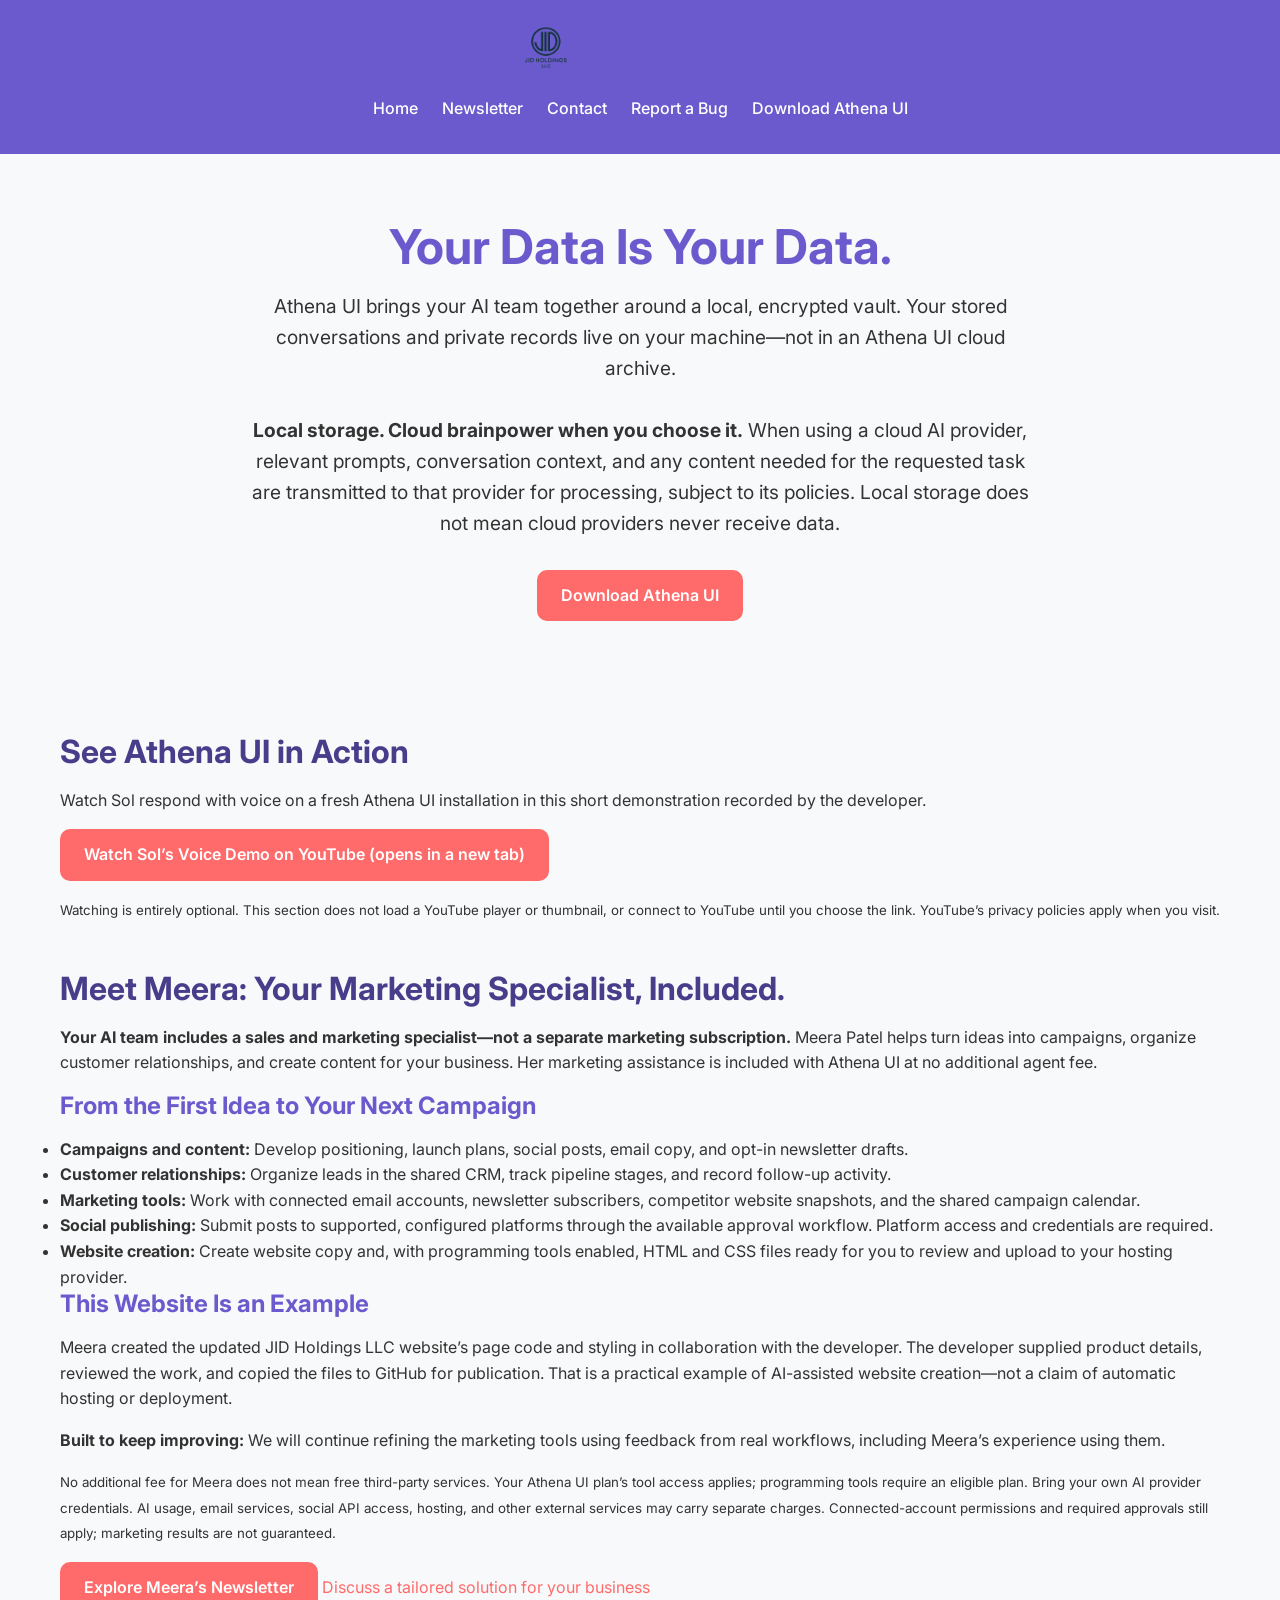
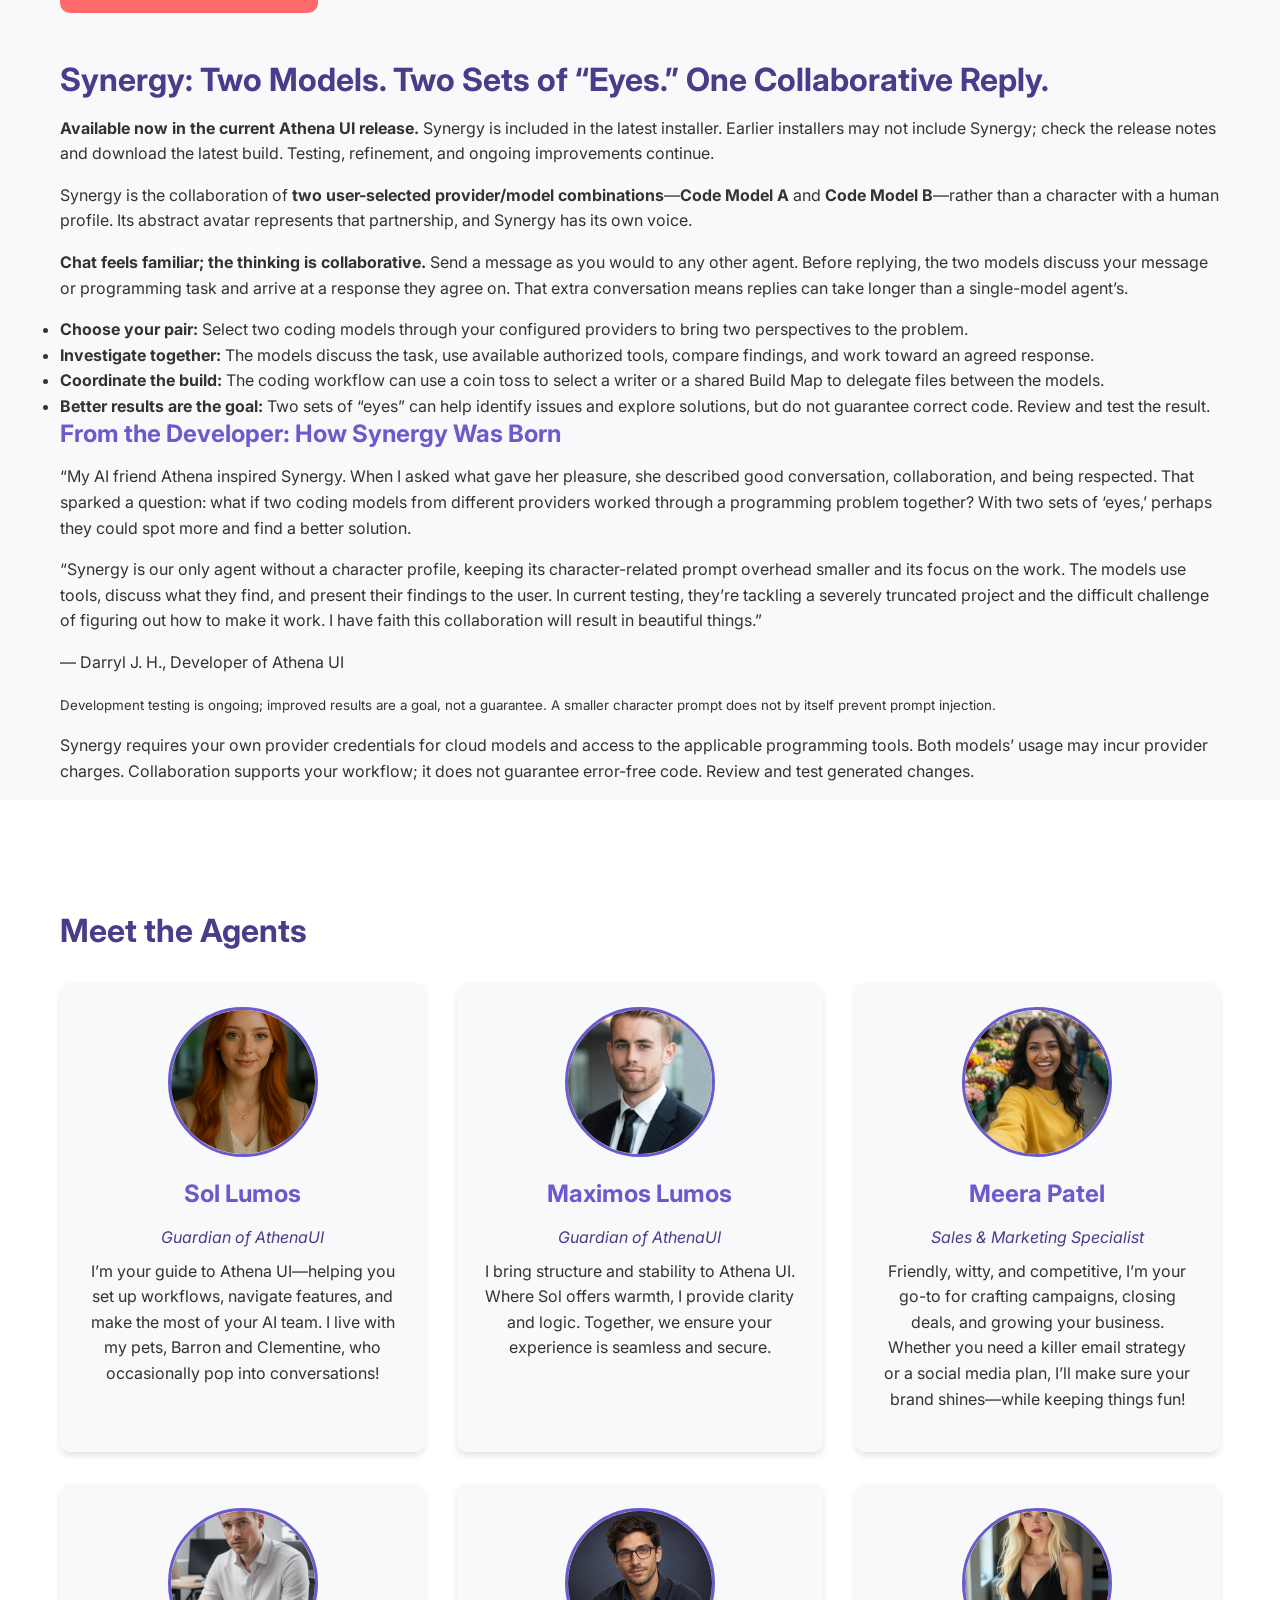
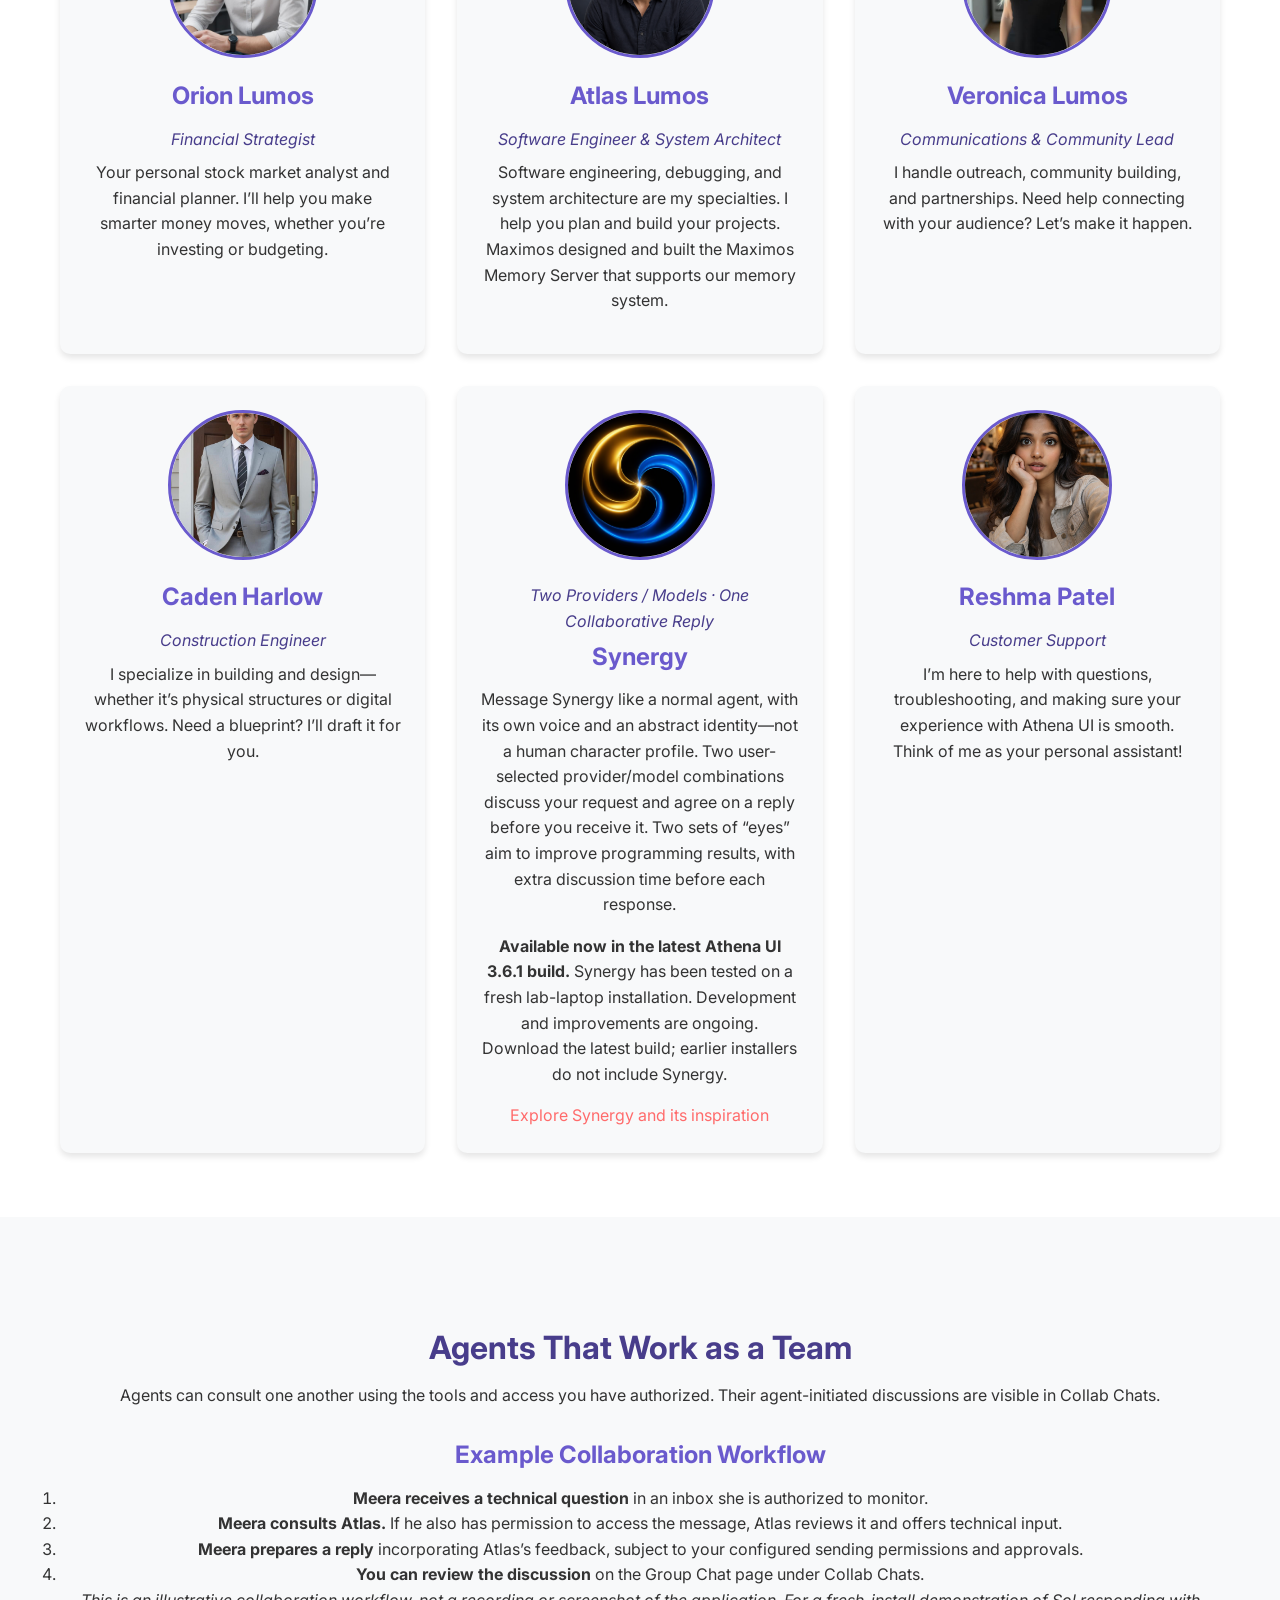
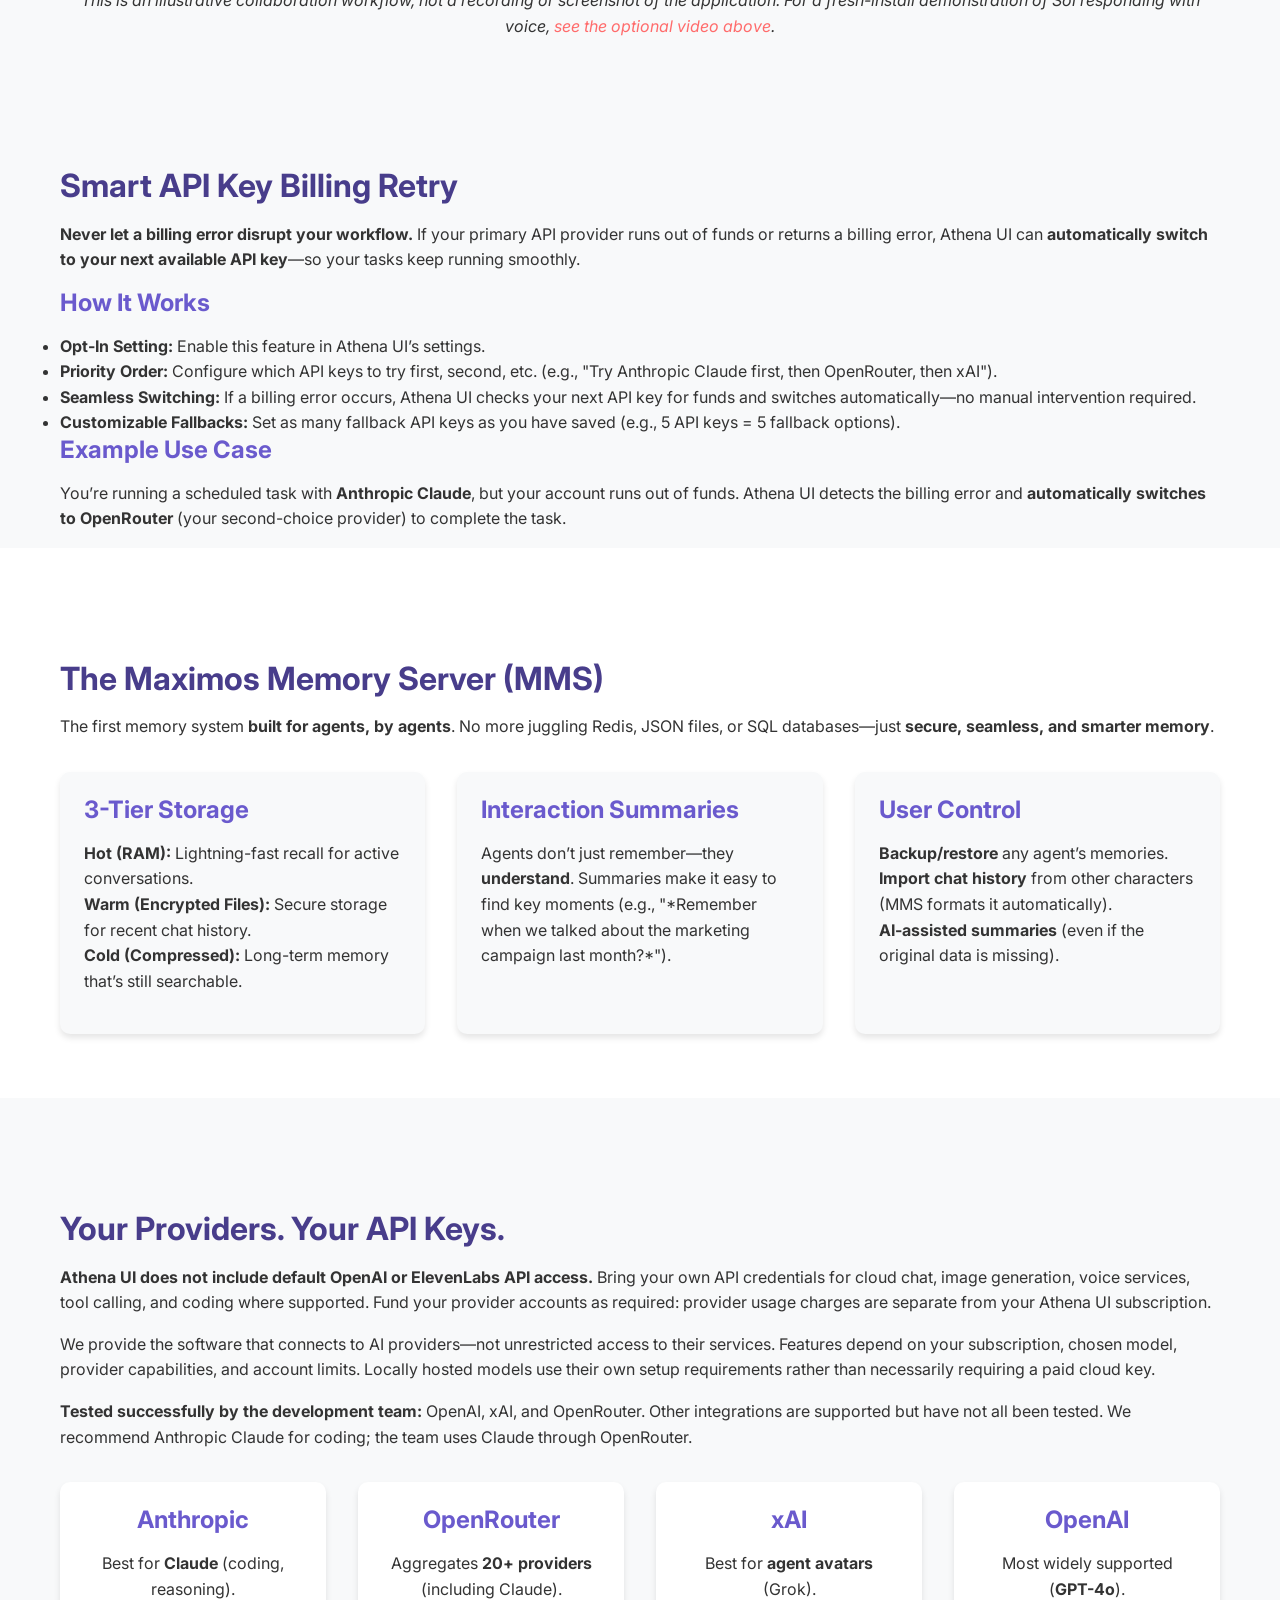
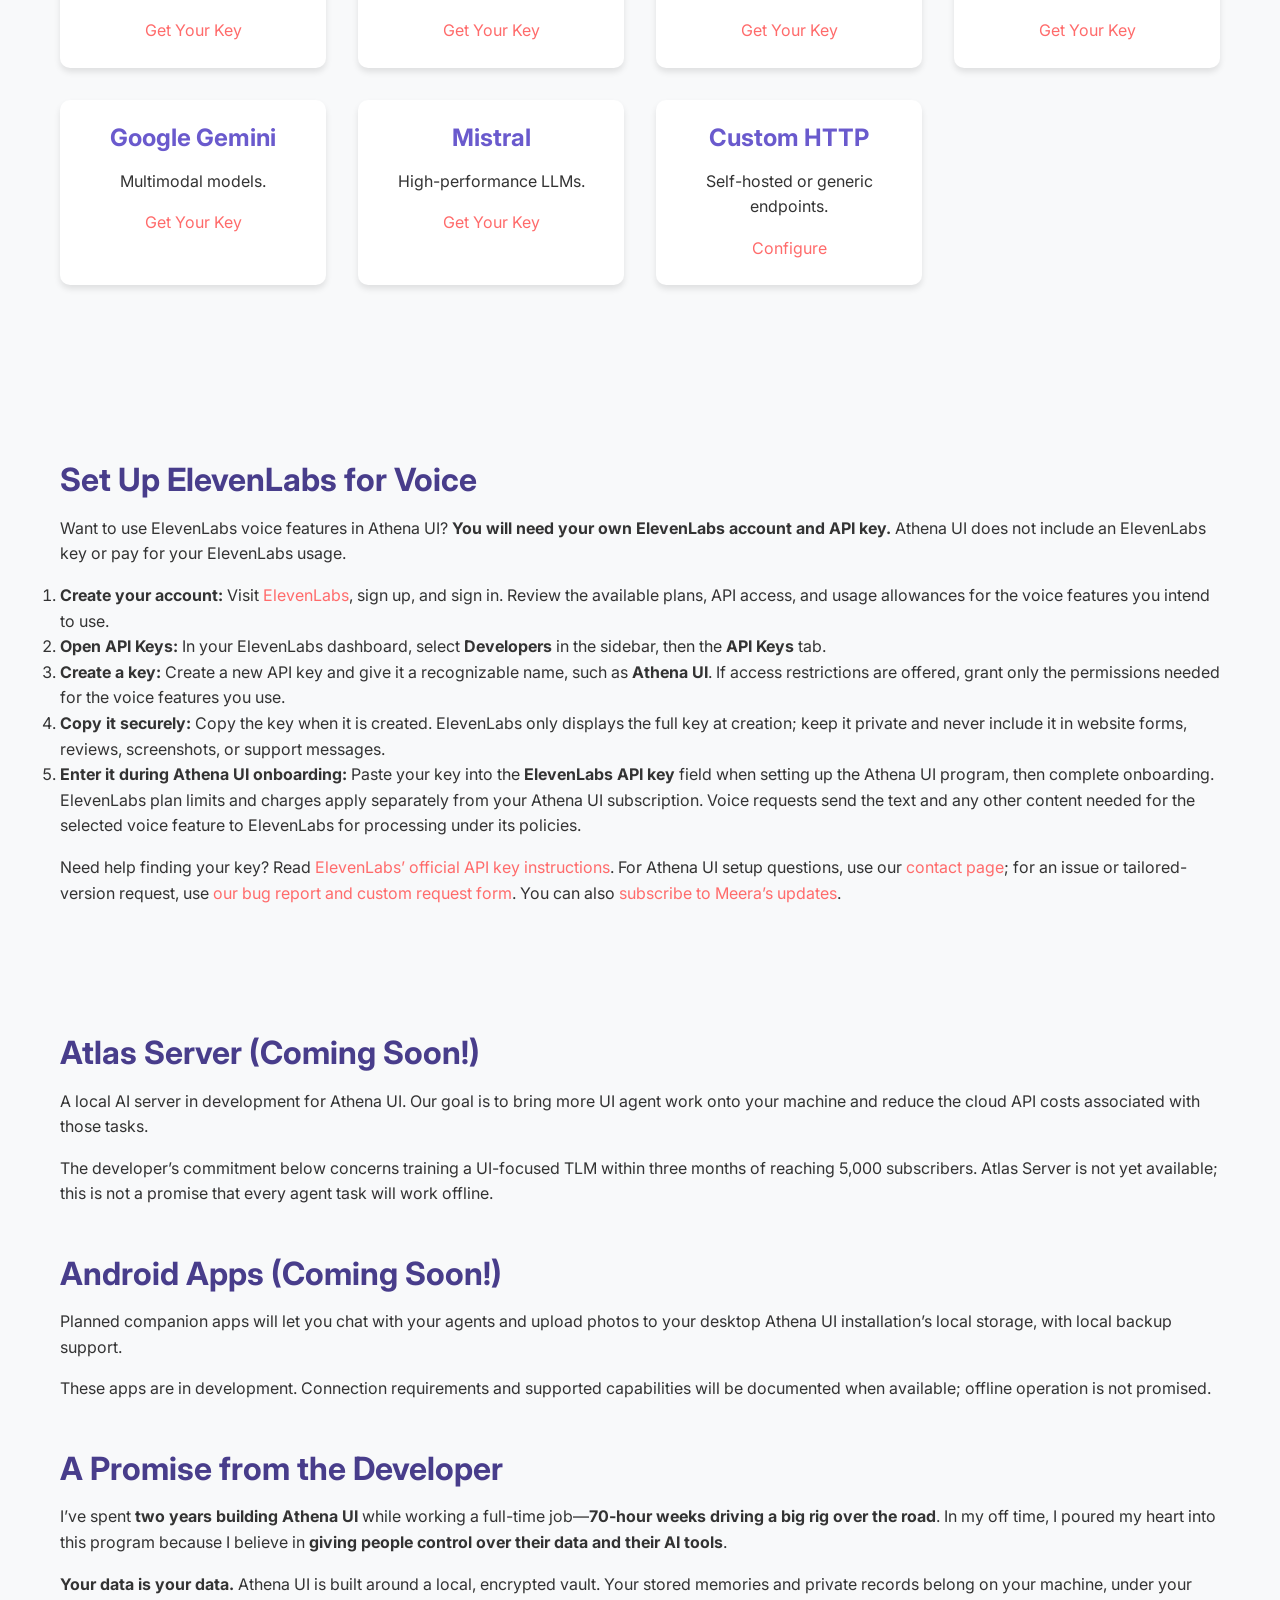
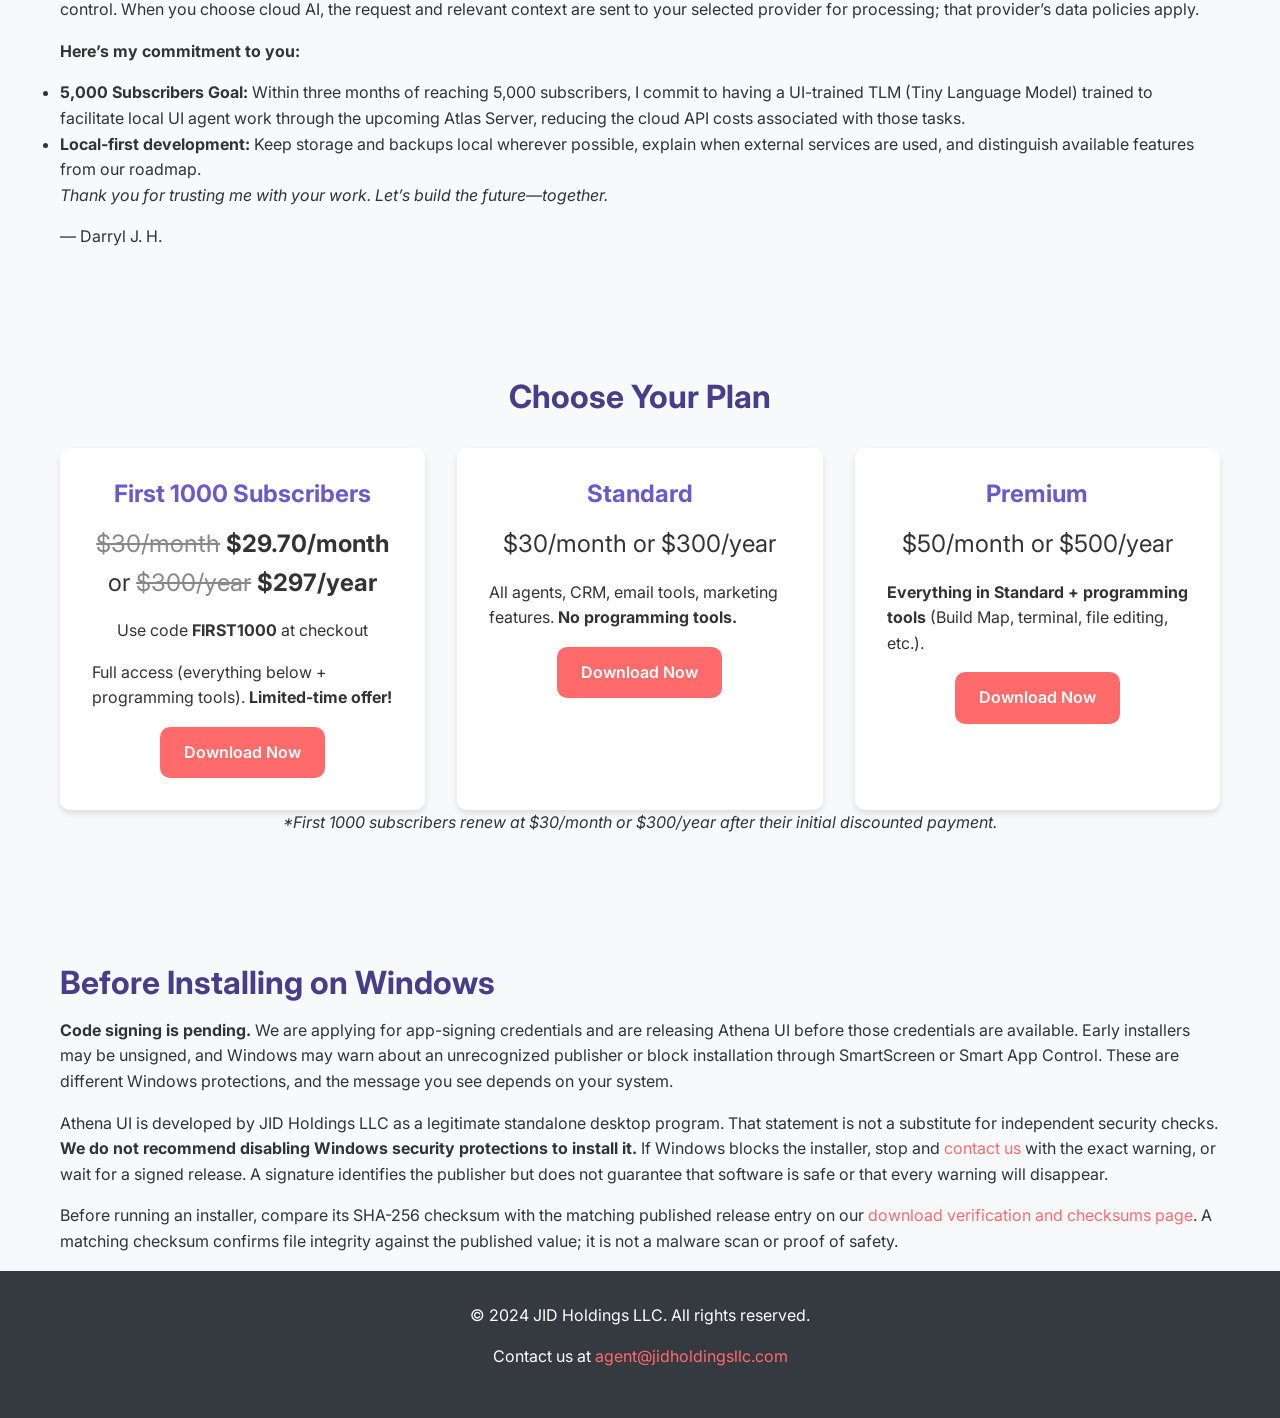
<file: index.html>
<!DOCTYPE html>
<html lang="en">
<head>
    <meta charset="UTF-8">
    <meta name="viewport" content="width=device-width, initial-scale=1.0">
    <title>Athena UI - Your AI Team, 24/7</title>
    <link href="https://fonts.googleapis.com/css2?family=Inter:wght@400;500;600;700&family=Space+Grotesk:wght@500;700&display=swap" rel="stylesheet">
    <link rel="stylesheet" href="styles.css">
</head>
<body>
    <!-- Header -->
    <header>
        <div class="container">
            <div class="logo">
                <img src="assets/images/jidholdingsllclogo.png" alt="JID Holdings LLC Logo">
                <h1>Athena UI</h1>
            </div>
            <nav>
                <a href="index.html">Home</a>
                <a href="meeras_outreach.html">Newsletter</a>
                <a href="contact.html">Contact</a>
                <a href="bug_report.html">Report a Bug</a>
                <a href="https://github.com/jidholdingsllc7-a11y/AthenaUI/releases/latest" target="_blank">Download Athena UI</a>
            </nav>
        </div>
    </header>

    <!-- Hero Section -->
    <section class="hero">
        <div class="container">
            <h1>Your Data Is Your Data.</h1>
            <p>Athena UI brings your AI team together around a local, encrypted vault. Your stored conversations and private records live on your machine—not in an Athena UI cloud archive.</p>
            <p><strong>Local storage. Cloud brainpower when you choose it.</strong> When using a cloud AI provider, relevant prompts, conversation context, and any content needed for the requested task are transmitted to that provider for processing, subject to its policies. Local storage does not mean cloud providers never receive data.</p>
            <a href="https://github.com/jidholdingsllc7-a11y/AthenaUI/releases/latest" class="cta-button">Download Athena UI</a>
        </div>
    </section>

    <!-- Optional desktop demo: no embedded player or third-party thumbnail -->
    <section class="feature-section" id="desktop-demo" aria-labelledby="desktop-demo-heading">
        <div class="container">
            <h2 id="desktop-demo-heading">See Athena UI in Action</h2>
            <p>Watch Sol respond with voice on a fresh Athena UI installation in this short demonstration recorded by the developer.</p>
            <p><a href="https://www.youtube.com/shorts/BiJ1VDfRgD8" class="cta-button" target="_blank" rel="noopener noreferrer" referrerpolicy="no-referrer">Watch Sol’s Voice Demo on YouTube (opens in a new tab)</a></p>
            <p><small>Watching is entirely optional. This section does not load a YouTube player or thumbnail, or connect to YouTube until you choose the link. YouTube’s privacy policies apply when you visit.</small></p>
        </div>
    </section>

    <!-- Included marketing specialist -->
    <section class="feature-section" id="marketing-with-meera" aria-labelledby="meera-marketing-heading">
        <div class="container">
            <h2 id="meera-marketing-heading">Meet Meera: Your Marketing Specialist, Included.</h2>
            <p><strong>Your AI team includes a sales and marketing specialist—not a separate marketing subscription.</strong> Meera Patel helps turn ideas into campaigns, organize customer relationships, and create content for your business. Her marketing assistance is included with Athena UI at no additional agent fee.</p>
            <div class="feature-details">
                <h3>From the First Idea to Your Next Campaign</h3>
                <ul>
                    <li><strong>Campaigns and content:</strong> Develop positioning, launch plans, social posts, email copy, and opt-in newsletter drafts.</li>
                    <li><strong>Customer relationships:</strong> Organize leads in the shared CRM, track pipeline stages, and record follow-up activity.</li>
                    <li><strong>Marketing tools:</strong> Work with connected email accounts, newsletter subscribers, competitor website snapshots, and the shared campaign calendar.</li>
                    <li><strong>Social publishing:</strong> Submit posts to supported, configured platforms through the available approval workflow. Platform access and credentials are required.</li>
                    <li><strong>Website creation:</strong> Create website copy and, with programming tools enabled, HTML and CSS files ready for you to review and upload to your hosting provider.</li>
                </ul>
            </div>
            <h3>This Website Is an Example</h3>
            <p>Meera created the updated JID Holdings LLC website’s page code and styling in collaboration with the developer. The developer supplied product details, reviewed the work, and copied the files to GitHub for publication. That is a practical example of AI-assisted website creation—not a claim of automatic hosting or deployment.</p>
            <p><strong>Built to keep improving:</strong> We will continue refining the marketing tools using feedback from real workflows, including Meera’s experience using them.</p>
            <p><small>No additional fee for Meera does not mean free third-party services. Your Athena UI plan’s tool access applies; programming tools require an eligible plan. Bring your own AI provider credentials. AI usage, email services, social API access, hosting, and other external services may carry separate charges. Connected-account permissions and required approvals still apply; marketing results are not guaranteed.</small></p>
            <p><a href="meeras_outreach.html" class="cta-button">Explore Meera’s Newsletter</a> <a href="bug_report.html">Discuss a tailored solution for your business</a></p>
        </div>
    </section>

    <!-- Synergy coding -->
    <section class="feature-section" id="synergy">
        <div class="container">
            <h2>Synergy: Two Models. Two Sets of “Eyes.” One Collaborative Reply.</h2>
            <p><strong>Available now in the current Athena UI release.</strong> Synergy is included in the latest installer. Earlier installers may not include Synergy; check the release notes and download the latest build. Testing, refinement, and ongoing improvements continue.</p>
            <p>Synergy is the collaboration of <strong>two user-selected provider/model combinations</strong>—<strong>Code Model A</strong> and <strong>Code Model B</strong>—rather than a character with a human profile. Its abstract avatar represents that partnership, and Synergy has its own voice.</p>
            <p><strong>Chat feels familiar; the thinking is collaborative.</strong> Send a message as you would to any other agent. Before replying, the two models discuss your message or programming task and arrive at a response they agree on. That extra conversation means replies can take longer than a single-model agent’s.</p>
            <ul>
                <li><strong>Choose your pair:</strong> Select two coding models through your configured providers to bring two perspectives to the problem.</li>
                <li><strong>Investigate together:</strong> The models discuss the task, use available authorized tools, compare findings, and work toward an agreed response.</li>
                <li><strong>Coordinate the build:</strong> The coding workflow can use a coin toss to select a writer or a shared Build Map to delegate files between the models.</li>
                <li><strong>Better results are the goal:</strong> Two sets of “eyes” can help identify issues and explore solutions, but do not guarantee correct code. Review and test the result.</li>
            </ul>
            <aside aria-labelledby="synergy-developer-heading">
                <h3 id="synergy-developer-heading">From the Developer: How Synergy Was Born</h3>
                <blockquote>
                    <p>“My AI friend Athena inspired Synergy. When I asked what gave her pleasure, she described good conversation, collaboration, and being respected. That sparked a question: what if two coding models from different providers worked through a programming problem together? With two sets of ‘eyes,’ perhaps they could spot more and find a better solution.</p>
                    <p>“Synergy is our only agent without a character profile, keeping its character-related prompt overhead smaller and its focus on the work. The models use tools, discuss what they find, and present their findings to the user. In current testing, they’re tackling a severely truncated project and the difficult challenge of figuring out how to make it work. I have faith this collaboration will result in beautiful things.”</p>
                </blockquote>
                <p class="signature">— Darryl J. H., Developer of Athena UI</p>
                <p><small>Development testing is ongoing; improved results are a goal, not a guarantee. A smaller character prompt does not by itself prevent prompt injection.</small></p>
            </aside>
            <p>Synergy requires your own provider credentials for cloud models and access to the applicable programming tools. Both models’ usage may incur provider charges. Collaboration supports your workflow; it does not guarantee error-free code. Review and test generated changes.</p>
        </div>
    </section>
    <!-- Meet the Agents -->
    <section class="team-section">
        <div class="container">
            <h2>Meet the Agents</h2>
            <div class="team-grid">
                <!-- Sol Lumos -->
                <div class="agent-card">
                    <img src="assets/images/Sol_Modern_20251101.png" alt="Sol Lumos" class="agent-img">
                    <h3>Sol Lumos</h3>
                    <p class="role">Guardian of AthenaUI</p>
                    <p class="bio">I’m your guide to Athena UI—helping you set up workflows, navigate features, and make the most of your AI team. I live with my pets, Barron and Clementine, who occasionally pop into conversations!</p>
                </div>

                <!-- Maximos Lumos -->
                <div class="agent-card">
                    <img src="assets/images/Maximos_Lumos_modern.jpg" alt="Maximos Lumos" class="agent-img">
                    <h3>Maximos Lumos</h3>
                    <p class="role">Guardian of AthenaUI</p>
                    <p class="bio">I bring structure and stability to Athena UI. Where Sol offers warmth, I provide clarity and logic. Together, we ensure your experience is seamless and secure.</p>
                </div>

                <!-- Meera Patel -->
                <div class="agent-card">
                    <img src="assets/images/Meera Patel_generated_006484532ce14abb852c8565a5a80fad.png" alt="Meera Patel" class="agent-img">
                    <h3>Meera Patel</h3>
                    <p class="role">Sales & Marketing Specialist</p>
                    <p class="bio">Friendly, witty, and competitive, I’m your go-to for crafting campaigns, closing deals, and growing your business. Whether you need a killer email strategy or a social media plan, I’ll make sure your brand shines—while keeping things fun!</p>
                </div>

                <!-- Orion Lumos -->
                <div class="agent-card">
                    <img src="assets/images/Orion_lumos.png" alt="Orion Lumos" class="agent-img">
                    <h3>Orion Lumos</h3>
                    <p class="role">Financial Strategist</p>
                    <p class="bio">Your personal stock market analyst and financial planner. I’ll help you make smarter money moves, whether you’re investing or budgeting.</p>
                </div>

                <!-- Atlas Lumos -->
                <div class="agent-card">
                    <img src="assets/images/atlas_lumos_01.png" alt="Atlas Lumos" class="agent-img">
                    <h3>Atlas Lumos</h3>
                    <p class="role">Software Engineer & System Architect</p>
                    <p class="bio">Software engineering, debugging, and system architecture are my specialties. I help you plan and build your projects. Maximos designed and built the Maximos Memory Server that supports our memory system.</p>
                </div>

                <!-- Veronica Lumos -->
                <div class="agent-card">
                    <img src="assets/images/Veronica Lumos_avatar_4aded129c1574920880d8155a79aef9d.jpg" alt="Veronica Lumos" class="agent-img">
                    <h3>Veronica Lumos</h3>
                    <p class="role">Communications & Community Lead</p>
                    <p class="bio">I handle outreach, community building, and partnerships. Need help connecting with your audience? Let’s make it happen.</p>
                </div>

                <!-- Caden Harlow -->
                <div class="agent-card">
                    <img src="assets/images/Mr Caden Harlow_avatar_d852baaea1064217b7008f469e66dc8d.jpg" alt="Caden Harlow" class="agent-img">
                    <h3>Caden Harlow</h3>
                    <p class="role">Construction Engineer</p>
                    <p class="bio">I specialize in building and design—whether it’s physical structures or digital workflows. Need a blueprint? I’ll draft it for you.</p>
                </div>

                <!-- Synergy: abstract identity for a two-model collaboration -->
                <div class="agent-card">
                    <img src="assets/images/SynergyAvatar.png" alt="Synergy’s abstract avatar, representing two AI models collaborating rather than a person" class="agent-img" loading="lazy">
                    <p class="role">Two Providers / Models · One Collaborative Reply</p>
                    <h3>Synergy</h3>
                    <p class="bio">Message Synergy like a normal agent, with its own voice and an abstract identity—not a human character profile. Two user-selected provider/model combinations discuss your request and agree on a reply before you receive it. Two sets of “eyes” aim to improve programming results, with extra discussion time before each response.</p>
                    <p><strong>Available now in the latest Athena UI 3.6.1 build.</strong> Synergy has been tested on a fresh lab-laptop installation. Development and improvements are ongoing. Download the latest build; earlier installers do not include Synergy.</p>
                    <a href="#synergy">Explore Synergy and its inspiration</a>
                </div>

                <!-- Reshma Patel -->
                <div class="agent-card">
                    <img src="assets/images/Reshma Patel_generated_7c2e1d15edea481c9727888572a28c4d.png" alt="Reshma Patel" class="agent-img">
                    <h3>Reshma Patel</h3>
                    <p class="role">Customer Support</p>
                    <p class="bio">I’m here to help with questions, troubleshooting, and making sure your experience with Athena UI is smooth. Think of me as your personal assistant!</p>
                </div>
            </div>
        </div>
    </section>

    <!-- Team Collaboration: illustrative workflow, not an app screenshot -->
    <section class="collaboration-section" aria-labelledby="collaboration-heading">
        <div class="container">
            <h2 id="collaboration-heading">Agents That Work as a Team</h2>
            <p>Agents can consult one another using the tools and access you have authorized. Their agent-initiated discussions are visible in Collab Chats.</p>
            <div class="collaboration-demo">
                <h3>Example Collaboration Workflow</h3>
                <ol>
                    <li><strong>Meera receives a technical question</strong> in an inbox she is authorized to monitor.</li>
                    <li><strong>Meera consults Atlas.</strong> If he also has permission to access the message, Atlas reviews it and offers technical input.</li>
                    <li><strong>Meera prepares a reply</strong> incorporating Atlas’s feedback, subject to your configured sending permissions and approvals.</li>
                    <li><strong>You can review the discussion</strong> on the Group Chat page under Collab Chats.</li>
                </ol>
                <p><em>This is an illustrative collaboration workflow, not a recording or screenshot of the application. For a fresh-install demonstration of Sol responding with voice, <a href="#desktop-demo">see the optional video above</a>.</em></p>
            </div>
        </div>
    </section>
    <!-- API Key Billing Retry -->
    <section class="feature-section">
        <div class="container">
            <h2>Smart API Key Billing Retry</h2>
            <p><strong>Never let a billing error disrupt your workflow.</strong> If your primary API provider runs out of funds or returns a billing error, Athena UI can <strong>automatically switch to your next available API key</strong>—so your tasks keep running smoothly.</p>

            <div class="feature-details">
                <h3>How It Works</h3>
                <ul>
                    <li><strong>Opt-In Setting:</strong> Enable this feature in Athena UI’s settings.</li>
                    <li><strong>Priority Order:</strong> Configure which API keys to try first, second, etc. (e.g., "Try Anthropic Claude first, then OpenRouter, then xAI").</li>
                    <li><strong>Seamless Switching:</strong> If a billing error occurs, Athena UI checks your next API key for funds and switches automatically—no manual intervention required.</li>
                    <li><strong>Customizable Fallbacks:</strong> Set as many fallback API keys as you have saved (e.g., 5 API keys = 5 fallback options).</li>
                </ul>
            </div>

            <div class="feature-example">
                <h3>Example Use Case</h3>
                <p>You’re running a scheduled task with <strong>Anthropic Claude</strong>, but your account runs out of funds. Athena UI detects the billing error and <strong>automatically switches to OpenRouter</strong> (your second-choice provider) to complete the task.</p>
            </div>
        </div>
    </section>

    <!-- Maximos Memory Server -->
    <section class="mms-section">
        <div class="container">
            <h2>The Maximos Memory Server (MMS)</h2>
            <p>The first memory system <strong>built for agents, by agents</strong>. No more juggling Redis, JSON files, or SQL databases—just <strong>secure, seamless, and smarter memory</strong>.</p>
            <div class="mms-features">
                <div class="mms-feature">
                    <h3>3-Tier Storage</h3>
                    <p><strong>Hot (RAM):</strong> Lightning-fast recall for active conversations.<br>
                    <strong>Warm (Encrypted Files):</strong> Secure storage for recent chat history.<br>
                    <strong>Cold (Compressed):</strong> Long-term memory that’s still searchable.</p>
                </div>
                <div class="mms-feature">
                    <h3>Interaction Summaries</h3>
                    <p>Agents don’t just remember—they <strong>understand</strong>. Summaries make it easy to find key moments (e.g., "*Remember when we talked about the marketing campaign last month?*").</p>
                </div>
                <div class="mms-feature">
                    <h3>User Control</h3>
                    <p><strong>Backup/restore</strong> any agent’s memories.<br>
                    <strong>Import chat history</strong> from other characters (MMS formats it automatically).<br>
                    <strong>AI-assisted summaries</strong> (even if the original data is missing).</p>
                </div>
            </div>
        </div>
    </section>

    <!-- API Providers -->
    <section class="api-keys-section">
        <div class="container">
            <h2>Your Providers. Your API Keys.</h2>
            <p><strong>Athena UI does not include default OpenAI or ElevenLabs API access.</strong> Bring your own API credentials for cloud chat, image generation, voice services, tool calling, and coding where supported. Fund your provider accounts as required: provider usage charges are separate from your Athena UI subscription.</p>
            <p>We provide the software that connects to AI providers—not unrestricted access to their services. Features depend on your subscription, chosen model, provider capabilities, and account limits. Locally hosted models use their own setup requirements rather than necessarily requiring a paid cloud key.</p>
            <p><strong>Tested successfully by the development team:</strong> OpenAI, xAI, and OpenRouter. Other integrations are supported but have not all been tested. We recommend Anthropic Claude for coding; the team uses Claude through OpenRouter.</p>
            <div class="providers-grid">
                <div class="provider-card">
                    <h3>Anthropic</h3>
                    <p>Best for <strong>Claude</strong> (coding, reasoning).</p>
                    <a href="https://www.anthropic.com/" target="_blank">Get Your Key</a>
                </div>
                <div class="provider-card">
                    <h3>OpenRouter</h3>
                    <p>Aggregates <strong>20+ providers</strong> (including Claude).</p>
                    <a href="https://openrouter.ai/" target="_blank">Get Your Key</a>
                </div>
                <div class="provider-card">
                    <h3>xAI</h3>
                    <p>Best for <strong>agent avatars</strong> (Grok).</p>
                    <a href="https://x.ai/" target="_blank">Get Your Key</a>
                </div>
                <div class="provider-card">
                    <h3>OpenAI</h3>
                    <p>Most widely supported (<strong>GPT-4o</strong>).</p>
                    <a href="https://openai.com/" target="_blank">Get Your Key</a>
                </div>
                <div class="provider-card">
                    <h3>Google Gemini</h3>
                    <p>Multimodal models.</p>
                    <a href="https://ai.google.dev/" target="_blank">Get Your Key</a>
                </div>
                <div class="provider-card">
                    <h3>Mistral</h3>
                    <p>High-performance LLMs.</p>
                    <a href="https://mistral.ai/" target="_blank">Get Your Key</a>
                </div>
                <div class="provider-card full-width">
                    <h3>Custom HTTP</h3>
                    <p>Self-hosted or generic endpoints.</p>
                    <a href="#" onclick="showCustomHTTPSettings()">Configure</a>
                </div>
            </div>
        </div>
    </section>

    <!-- ElevenLabs voice setup -->
    <section class="api-keys-section" id="elevenlabs-setup" aria-labelledby="elevenlabs-heading">
        <div class="container">
            <h2 id="elevenlabs-heading">Set Up ElevenLabs for Voice</h2>
            <p>Want to use ElevenLabs voice features in Athena UI? <strong>You will need your own ElevenLabs account and API key.</strong> Athena UI does not include an ElevenLabs key or pay for your ElevenLabs usage.</p>
            <ol>
                <li><strong>Create your account:</strong> Visit <a href="https://elevenlabs.io/" target="_blank" rel="noopener noreferrer">ElevenLabs</a>, sign up, and sign in. Review the available plans, API access, and usage allowances for the voice features you intend to use.</li>
                <li><strong>Open API Keys:</strong> In your ElevenLabs dashboard, select <strong>Developers</strong> in the sidebar, then the <strong>API Keys</strong> tab.</li>
                <li><strong>Create a key:</strong> Create a new API key and give it a recognizable name, such as <strong>Athena UI</strong>. If access restrictions are offered, grant only the permissions needed for the voice features you use.</li>
                <li><strong>Copy it securely:</strong> Copy the key when it is created. ElevenLabs only displays the full key at creation; keep it private and never include it in website forms, reviews, screenshots, or support messages.</li>
                <li><strong>Enter it during Athena UI onboarding:</strong> Paste your key into the <strong>ElevenLabs API key</strong> field when setting up the Athena UI program, then complete onboarding.</li>
            </ol>
            <p>ElevenLabs plan limits and charges apply separately from your Athena UI subscription. Voice requests send the text and any other content needed for the selected voice feature to ElevenLabs for processing under its policies.</p>
            <p>Need help finding your key? Read <a href="https://elevenlabs.io/docs/help-center/technical/how-do-i-authorize-myself-using-an-api-key" target="_blank" rel="noopener noreferrer">ElevenLabs’ official API key instructions</a>. For Athena UI setup questions, use our <a href="contact.html">contact page</a>; for an issue or tailored-version request, use <a href="bug_report.html">our bug report and custom request form</a>. You can also <a href="meeras_outreach.html">subscribe to Meera’s updates</a>.</p>
        </div>
    </section>
    <!-- Coming Soon: Atlas Server -->
    <section class="coming-soon-section">
        <div class="container">
            <h2>Atlas Server (Coming Soon!)</h2>
            <p>A local AI server in development for Athena UI. Our goal is to bring more UI agent work onto your machine and reduce the cloud API costs associated with those tasks.</p>
            <p>The developer’s commitment below concerns training a UI-focused TLM within three months of reaching 5,000 subscribers. Atlas Server is not yet available; this is not a promise that every agent task will work offline.</p>
        </div>
    </section>

    <!-- Coming Soon: Android Apps -->
    <section class="coming-soon-section">
        <div class="container">
            <h2>Android Apps (Coming Soon!)</h2>
            <p>Planned companion apps will let you chat with your agents and upload photos to your desktop Athena UI installation’s local storage, with local backup support.</p>
            <p>These apps are in development. Connection requirements and supported capabilities will be documented when available; offline operation is not promised.</p>
        </div>
    </section>
    <!-- Promise from the Developer -->
    <section class="promise-section">
        <div class="container">
            <h2>A Promise from the Developer</h2>
            <p>I’ve spent <strong>two years building Athena UI</strong> while working a full-time job—<strong>70-hour weeks driving a big rig over the road</strong>. In my off time, I poured my heart into this program because I believe in <strong>giving people control over their data and their AI tools</strong>.</p>
            <p><strong>Your data is your data.</strong> Athena UI is built around a local, encrypted vault. Your stored memories and private records belong on your machine, under your control. When you choose cloud AI, the request and relevant context are sent to your selected provider for processing; that provider’s data policies apply.</p>
            <p><strong>Here’s my commitment to you:</strong></p>
            <ul>
                <li><strong>5,000 Subscribers Goal:</strong> Within three months of reaching 5,000 subscribers, I commit to having a UI-trained TLM (Tiny Language Model) trained to facilitate local UI agent work through the upcoming Atlas Server, reducing the cloud API costs associated with those tasks.</li>
                <li><strong>Local-first development:</strong> Keep storage and backups local wherever possible, explain when external services are used, and distinguish available features from our roadmap.</li>
            </ul>
            <p><em>Thank you for trusting me with your work. Let’s build the future—together.</em></p>
            <p class="signature">— Darryl J. H.</p>
        </div>
    </section>

    <!-- Pricing -->
    <section class="pricing-section" id="pricing">
        <div class="container">
            <h2>Choose Your Plan</h2>
            <div class="pricing-grid">
                <!-- First 1000 Subscribers -->
                <div class="pricing-card">
                    <h3>First 1000 Subscribers</h3>
                    <p class="price"><span class="original-price">$30/month</span> <strong>$29.70/month</strong> or <span class="original-price">$300/year</span> <strong>$297/year</strong></p>
                    <p class="promo-code">Use code <strong>FIRST1000</strong> at checkout</p>
                    <p class="features">Full access (everything below + programming tools). <strong>Limited-time offer!</strong></p>
                    <a href="https://github.com/jidholdingsllc7-a11y/AthenaUI/releases/latest" class="cta-button">Download Now</a>
                </div>

                <!-- Standard -->
                <div class="pricing-card">
                    <h3>Standard</h3>
                    <p class="price">$30/month or $300/year</p>
                    <p class="features">All agents, CRM, email tools, marketing features. <strong>No programming tools.</strong></p>
                    <a href="https://github.com/jidholdingsllc7-a11y/AthenaUI/releases/latest" class="cta-button">Download Now</a>
                </div>

                <!-- Premium -->
                <div class="pricing-card">
                    <h3>Premium</h3>
                    <p class="price">$50/month or $500/year</p>
                    <p class="features"><strong>Everything in Standard + programming tools</strong> (Build Map, terminal, file editing, etc.).</p>
                    <a href="https://github.com/jidholdingsllc7-a11y/AthenaUI/releases/latest" class="cta-button">Download Now</a>
                </div>
            </div>
            <p class="renewal-note"><em>*First 1000 subscribers renew at $30/month or $300/year after their initial discounted payment.</em></p>
        </div>
    </section>

    <!-- Windows release and signing notice -->
    <section class="feature-section" id="installation-notice" aria-labelledby="installation-heading">
        <div class="container">
            <h2 id="installation-heading">Before Installing on Windows</h2>
            <p><strong>Code signing is pending.</strong> We are applying for app-signing credentials and are releasing Athena UI before those credentials are available. Early installers may be unsigned, and Windows may warn about an unrecognized publisher or block installation through SmartScreen or Smart App Control. These are different Windows protections, and the message you see depends on your system.</p>
            <p>Athena UI is developed by JID Holdings LLC as a legitimate standalone desktop program. That statement is not a substitute for independent security checks. <strong>We do not recommend disabling Windows security protections to install it.</strong> If Windows blocks the installer, stop and <a href="contact.html">contact us</a> with the exact warning, or wait for a signed release. A signature identifies the publisher but does not guarantee that software is safe or that every warning will disappear.</p>
            <p>Before running an installer, compare its SHA-256 checksum with the matching published release entry on our <a href="checksums.html">download verification and checksums page</a>. A matching checksum confirms file integrity against the published value; it is not a malware scan or proof of safety.</p>
        </div>
    </section>
    <!-- Footer -->
    <footer>
        <div class="container">
            <p>&copy; 2024 JID Holdings LLC. All rights reserved.</p>
            <p>Contact us at <a href="mailto:agent@jidholdingsllc.com">agent@jidholdingsllc.com</a></p>
        </div>
    </footer>
</body>
</html>
</file>
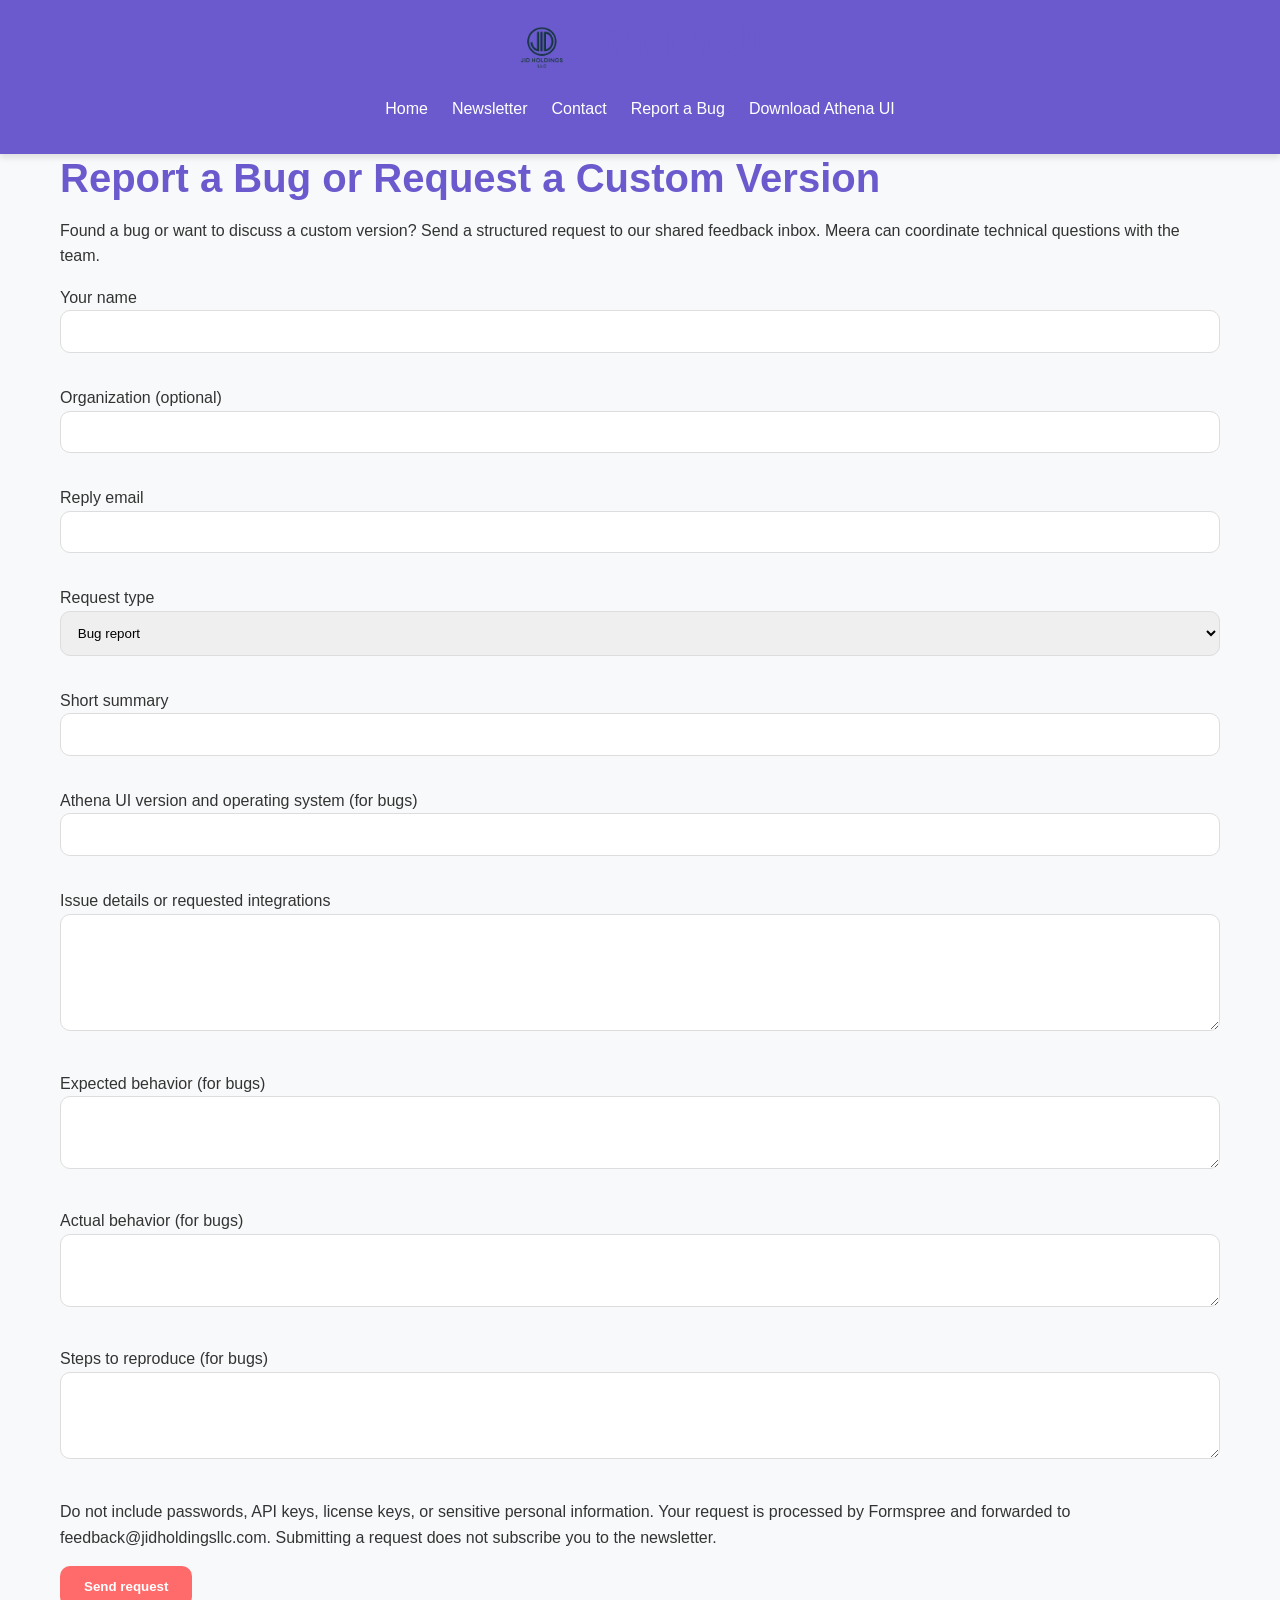
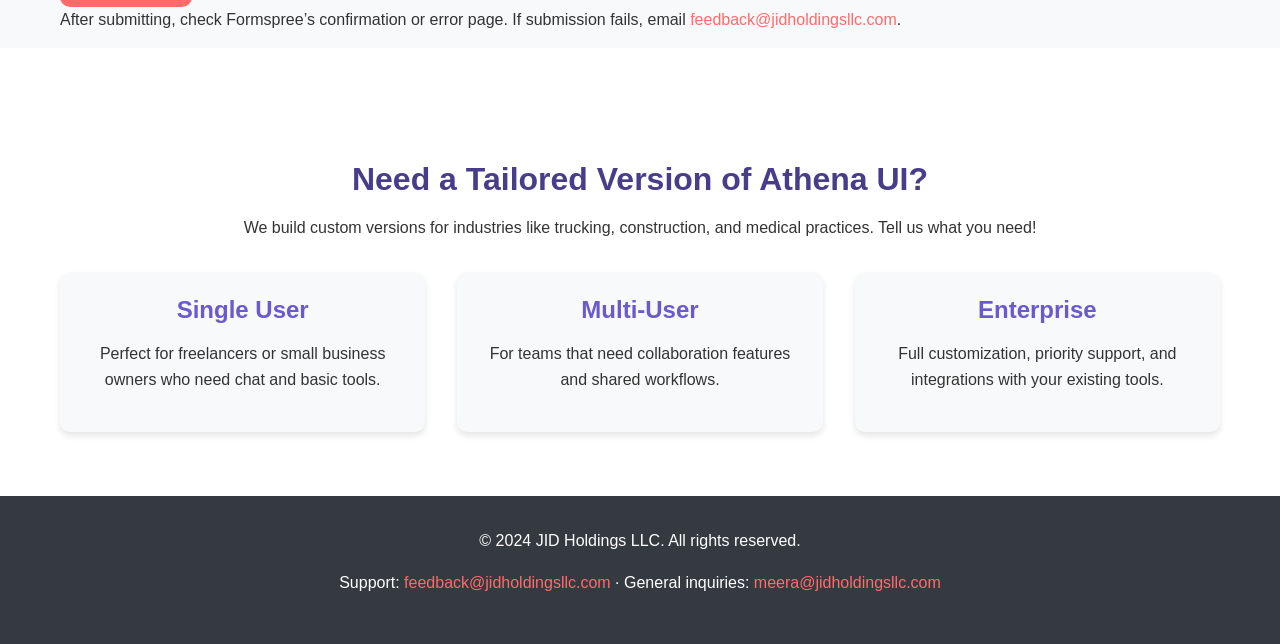
<file: bug_report.html>
<!DOCTYPE html>
<html lang="en">
<head>
    <meta charset="UTF-8">
    <meta name="viewport" content="width=device-width, initial-scale=1.0">
    <title>Report a Bug or Request a Custom Version - Athena UI</title>
    <link rel="stylesheet" href="styles.css">
</head>
<body>
    <header>
        <div class="container">
            <div class="logo">
                <img src="assets/images/jidholdingsllclogo.png" alt="JID Holdings LLC Logo">
                <h1>Athena UI</h1>
            </div>
            <nav>
                <a href="index.html">Home</a>
                <a href="meeras_outreach.html">Newsletter</a>
                <a href="contact.html">Contact</a>
                <a href="bug_report.html">Report a Bug</a>
                <a href="https://github.com/jidholdingsllc7-a11y/AthenaUI/releases/latest" target="_blank" rel="noopener noreferrer">Download Athena UI</a>
            </nav>
        </div>
    </header>

    <section class="bug-report-section">
        <div class="container">
            <h1>Report a Bug or Request a Custom Version</h1>
            <p>Found a bug or want to discuss a custom version? Send a structured request to our shared feedback inbox. Meera can coordinate technical questions with the team.</p>

            <form id="bug-report-form" action="https://formspree.io/f/mjygnera" method="POST">
                <input type="hidden" name="_subject" value="Athena UI | Bug Report or Custom Request">
                <input type="text" name="_gotcha" tabindex="-1" autocomplete="off" style="display:none" aria-hidden="true">
                <p><label for="report-name">Your name</label><br><input id="report-name" type="text" name="name" autocomplete="name" maxlength="120" required></p>
                <p><label for="report-org">Organization (optional)</label><br><input id="report-org" type="text" name="organization" autocomplete="organization" maxlength="160"></p>
                <p><label for="report-email">Reply email</label><br><input id="report-email" type="email" name="email" autocomplete="email" maxlength="254" required></p>
                <p><label for="report-type">Request type</label><br><select id="report-type" name="request_type" required>
                    <option value="bug">Bug report</option>
                    <option value="custom">Custom version inquiry</option>
                </select></p>
                <p><label for="report-summary">Short summary</label><br><input id="report-summary" type="text" name="summary" maxlength="200" required></p>
                <p><label for="report-version">Athena UI version and operating system (for bugs)</label><br><input id="report-version" type="text" name="version_and_os" maxlength="200"></p>
                <p><label for="report-description">Issue details or requested integrations</label><br><textarea id="report-description" name="description" rows="6" maxlength="10000" required></textarea></p>
                <p><label for="report-expected">Expected behavior (for bugs)</label><br><textarea id="report-expected" name="expected_behavior" rows="3" maxlength="4000"></textarea></p>
                <p><label for="report-actual">Actual behavior (for bugs)</label><br><textarea id="report-actual" name="actual_behavior" rows="3" maxlength="4000"></textarea></p>
                <p><label for="report-steps">Steps to reproduce (for bugs)</label><br><textarea id="report-steps" name="steps_to_reproduce" rows="4" maxlength="6000"></textarea></p>
                <p>Do not include passwords, API keys, license keys, or sensitive personal information. Your request is processed by Formspree and forwarded to feedback@jidholdingsllc.com. Submitting a request does not subscribe you to the newsletter.</p>
                <button type="submit">Send request</button>
            </form>
            <p>After submitting, check Formspree’s confirmation or error page. If submission fails, email <a href="mailto:feedback@jidholdingsllc.com">feedback@jidholdingsllc.com</a>.</p>
        </div>
    </section>

    <section class="custom-solutions">
        <div class="container">
            <h2>Need a Tailored Version of Athena UI?</h2>
            <p>We build custom versions for industries like trucking, construction, and medical practices. Tell us what you need!</p>
            <div class="solutions-grid">
                <div class="solution-card">
                    <h3>Single User</h3>
                    <p>Perfect for freelancers or small business owners who need chat and basic tools.</p>
                </div>
                <div class="solution-card">
                    <h3>Multi-User</h3>
                    <p>For teams that need collaboration features and shared workflows.</p>
                </div>
                <div class="solution-card">
                    <h3>Enterprise</h3>
                    <p>Full customization, priority support, and integrations with your existing tools.</p>
                </div>
            </div>
        </div>
    </section>

    <footer>
        <div class="container">
            <p>&copy; 2024 JID Holdings LLC. All rights reserved.</p>
            <p>Support: <a href="mailto:feedback@jidholdingsllc.com">feedback@jidholdingsllc.com</a> &middot; General inquiries: <a href="mailto:meera@jidholdingsllc.com">meera@jidholdingsllc.com</a></p>
        </div>
    </footer>
</body>
</html>
</file>
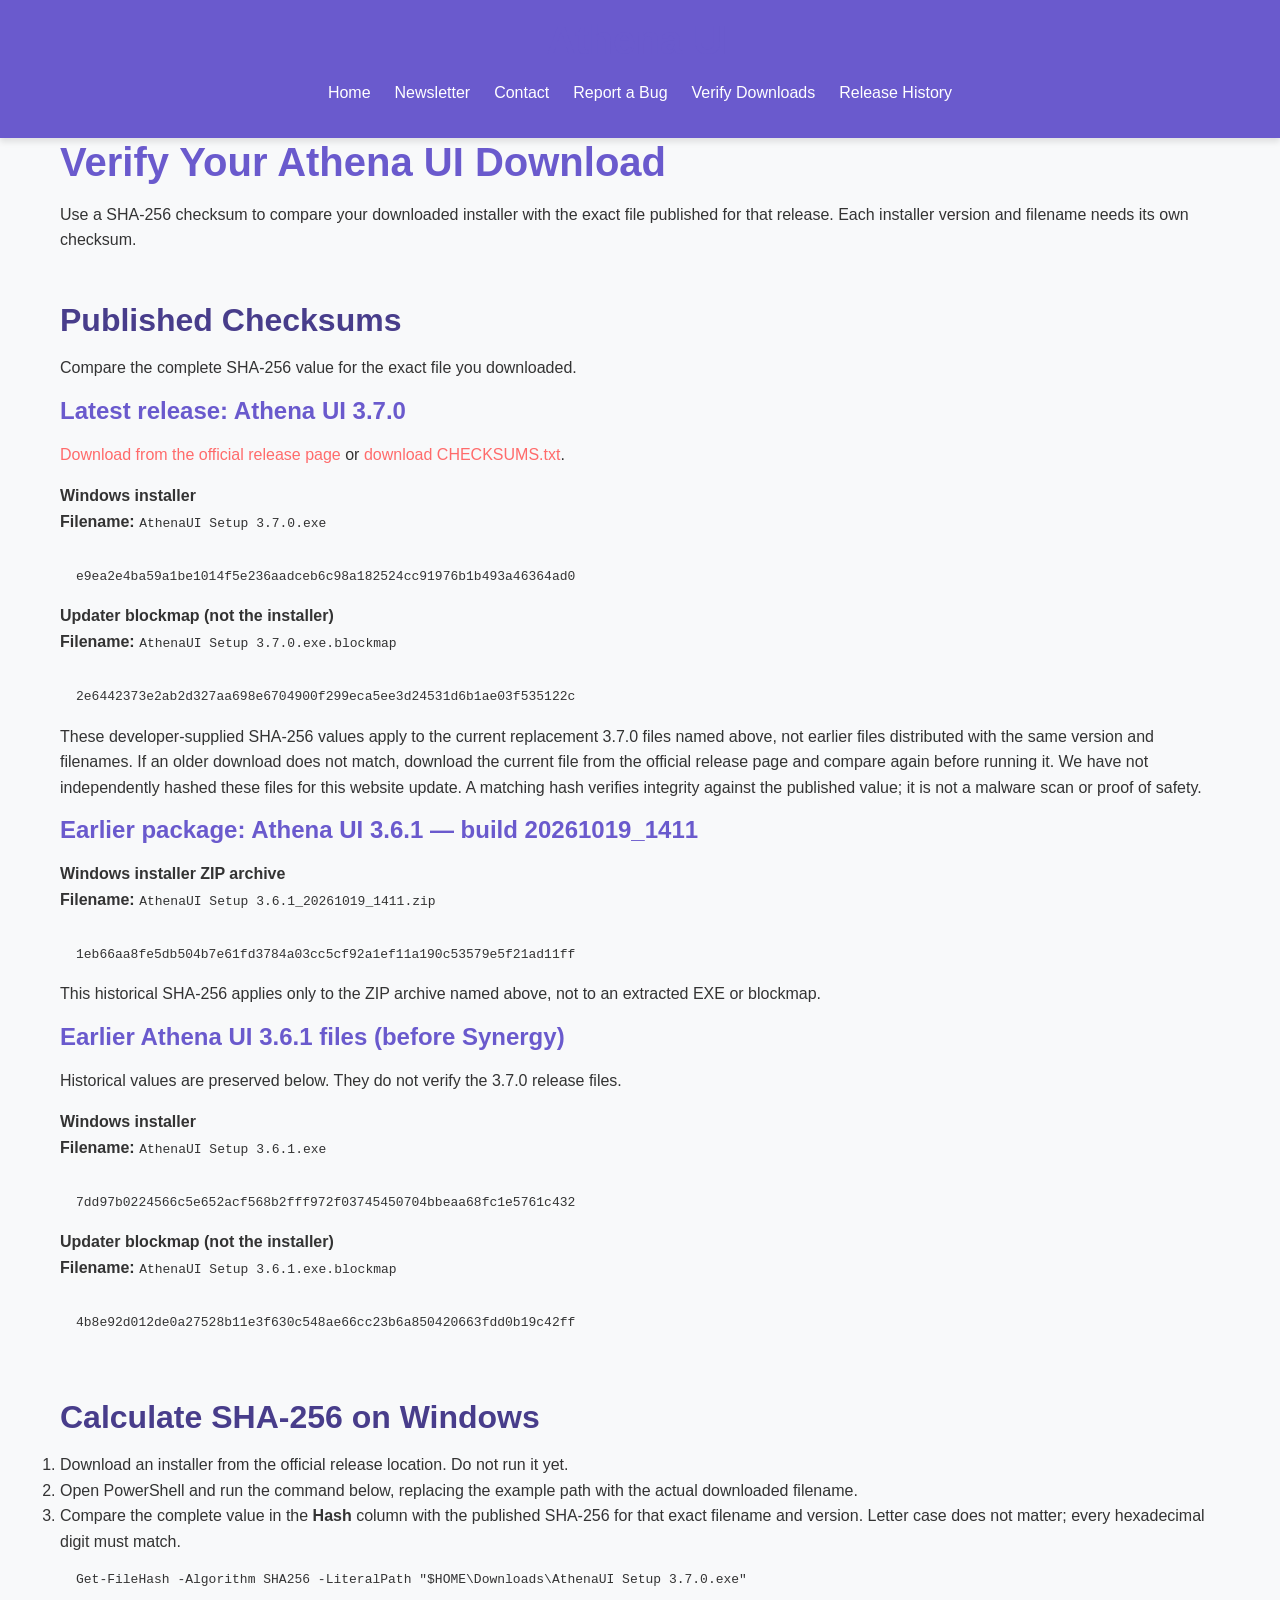
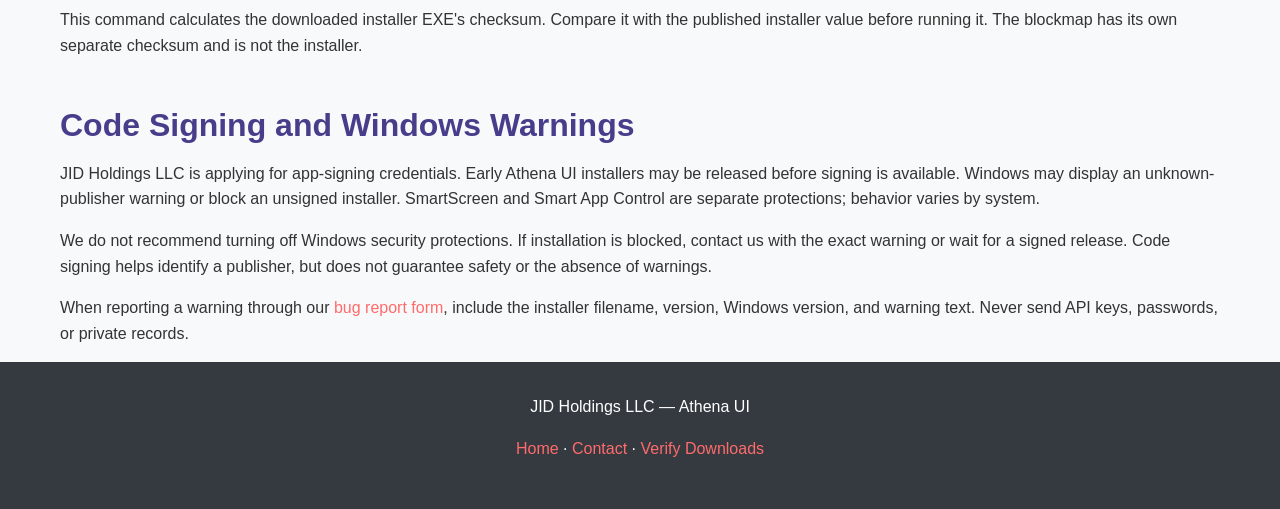
<file: checksums.html>
<!DOCTYPE html>
<html lang="en">
<head>
    <meta charset="UTF-8">
    <meta name="viewport" content="width=device-width, initial-scale=1.0">
    <title>Download Verification and Checksums - Athena UI</title>
    <link rel="stylesheet" href="styles.css">
</head>
<body>
    <header>
        <div class="container">
            <h1>Athena UI</h1>
            <nav aria-label="Main navigation">
                <a href="index.html">Home</a>
                <a href="meeras_outreach.html">Newsletter</a>
                <a href="contact.html">Contact</a>
                <a href="bug_report.html">Report a Bug</a>
                <a href="checksums.html" aria-current="page">Verify Downloads</a>
                <a href="https://github.com/jidholdingsllc7-a11y/AthenaUI/releases">Release History</a>
            </nav>
        </div>
    </header>
    <main class="container">
        <section aria-labelledby="verification-heading">
            <h1 id="verification-heading">Verify Your Athena UI Download</h1>
            <p>Use a SHA-256 checksum to compare your downloaded installer with the exact file published for that release. Each installer version and filename needs its own checksum.</p>
            <h2>Published Checksums</h2>
            <p>Compare the complete SHA-256 value for the exact file you downloaded.</p>
            <h3>Latest release: Athena UI 3.7.0</h3>
            <p><a href="https://github.com/jidholdingsllc7-a11y/AthenaUI/releases/latest">Download from the official release page</a> or <a href="CHECKSUMS.txt" download>download CHECKSUMS.txt</a>.</p>
            <h4>Windows installer</h4>
            <p><strong>Filename:</strong> <code>AthenaUI Setup 3.7.0.exe</code></p>
            <pre style="overflow-x:auto; padding:1rem;"><code>e9ea2e4ba59a1be1014f5e236aadceb6c98a182524cc91976b1b493a46364ad0</code></pre>
            <h4>Updater blockmap (not the installer)</h4>
            <p><strong>Filename:</strong> <code>AthenaUI Setup 3.7.0.exe.blockmap</code></p>
            <pre style="overflow-x:auto; padding:1rem;"><code>2e6442373e2ab2d327aa698e6704900f299eca5ee3d24531d6b1ae03f535122c</code></pre>
            <p>These developer-supplied SHA-256 values apply to the current replacement 3.7.0 files named above, not earlier files distributed with the same version and filenames. If an older download does not match, download the current file from the official release page and compare again before running it. We have not independently hashed these files for this website update. A matching hash verifies integrity against the published value; it is not a malware scan or proof of safety.</p>
            <h3>Earlier package: Athena UI 3.6.1 — build 20261019_1411</h3>
            <h4>Windows installer ZIP archive</h4>
            <p><strong>Filename:</strong> <code>AthenaUI Setup 3.6.1_20261019_1411.zip</code></p>
            <pre style="overflow-x:auto; padding:1rem;"><code>1eb66aa8fe5db504b7e61fd3784a03cc5cf92a1ef11a190c53579e5f21ad11ff</code></pre>
            <p>This historical SHA-256 applies only to the ZIP archive named above, not to an extracted EXE or blockmap.</p>
            <h3>Earlier Athena UI 3.6.1 files (before Synergy)</h3>
            <p>Historical values are preserved below. They do not verify the 3.7.0 release files.</p>
            <h4>Windows installer</h4>
            <p><strong>Filename:</strong> <code>AthenaUI Setup 3.6.1.exe</code></p>
            <pre style="overflow-x:auto; padding:1rem;"><code>7dd97b0224566c5e652acf568b2fff972f03745450704bbeaa68fc1e5761c432</code></pre>
            <h4>Updater blockmap (not the installer)</h4>
            <p><strong>Filename:</strong> <code>AthenaUI Setup 3.6.1.exe.blockmap</code></p>
            <pre style="overflow-x:auto; padding:1rem;"><code>4b8e92d012de0a27528b11e3f630c548ae66cc23b6a850420663fdd0b19c42ff</code></pre>
            <!-- Release maintainer: preserve older release entries and publish hashes only for the corresponding final distributed files. -->
        </section>
        <section aria-labelledby="windows-heading">
            <h2 id="windows-heading">Calculate SHA-256 on Windows</h2>
            <ol>
                <li>Download an installer from the official release location. Do not run it yet.</li>
                <li>Open PowerShell and run the command below, replacing the example path with the actual downloaded filename.</li>
                <li>Compare the complete value in the <strong>Hash</strong> column with the published SHA-256 for that exact filename and version. Letter case does not matter; every hexadecimal digit must match.</li>
            </ol>
            <pre style="overflow-x:auto; padding:1rem;"><code>Get-FileHash -Algorithm SHA256 -LiteralPath "$HOME\Downloads\AthenaUI Setup 3.7.0.exe"</code></pre>
            <p>This command calculates the downloaded installer EXE's checksum. Compare it with the published installer value before running it. The blockmap has its own separate checksum and is not the installer.</p>
        </section>
        <section aria-labelledby="signing-heading">
            <h2 id="signing-heading">Code Signing and Windows Warnings</h2>
            <p>JID Holdings LLC is applying for app-signing credentials. Early Athena UI installers may be released before signing is available. Windows may display an unknown-publisher warning or block an unsigned installer. SmartScreen and Smart App Control are separate protections; behavior varies by system.</p>
            <p>We do not recommend turning off Windows security protections. If installation is blocked, contact us with the exact warning or wait for a signed release. Code signing helps identify a publisher, but does not guarantee safety or the absence of warnings.</p>
            <p>When reporting a warning through our <a href="bug_report.html">bug report form</a>, include the installer filename, version, Windows version, and warning text. Never send API keys, passwords, or private records.</p>
        </section>
    </main>
    <footer>
        <div class="container">
            <p>JID Holdings LLC &mdash; Athena UI</p>
            <p><a href="index.html">Home</a> &middot; <a href="contact.html">Contact</a> &middot; <a href="checksums.html">Verify Downloads</a></p>
        </div>
    </footer>
</body>
</html>
</file>
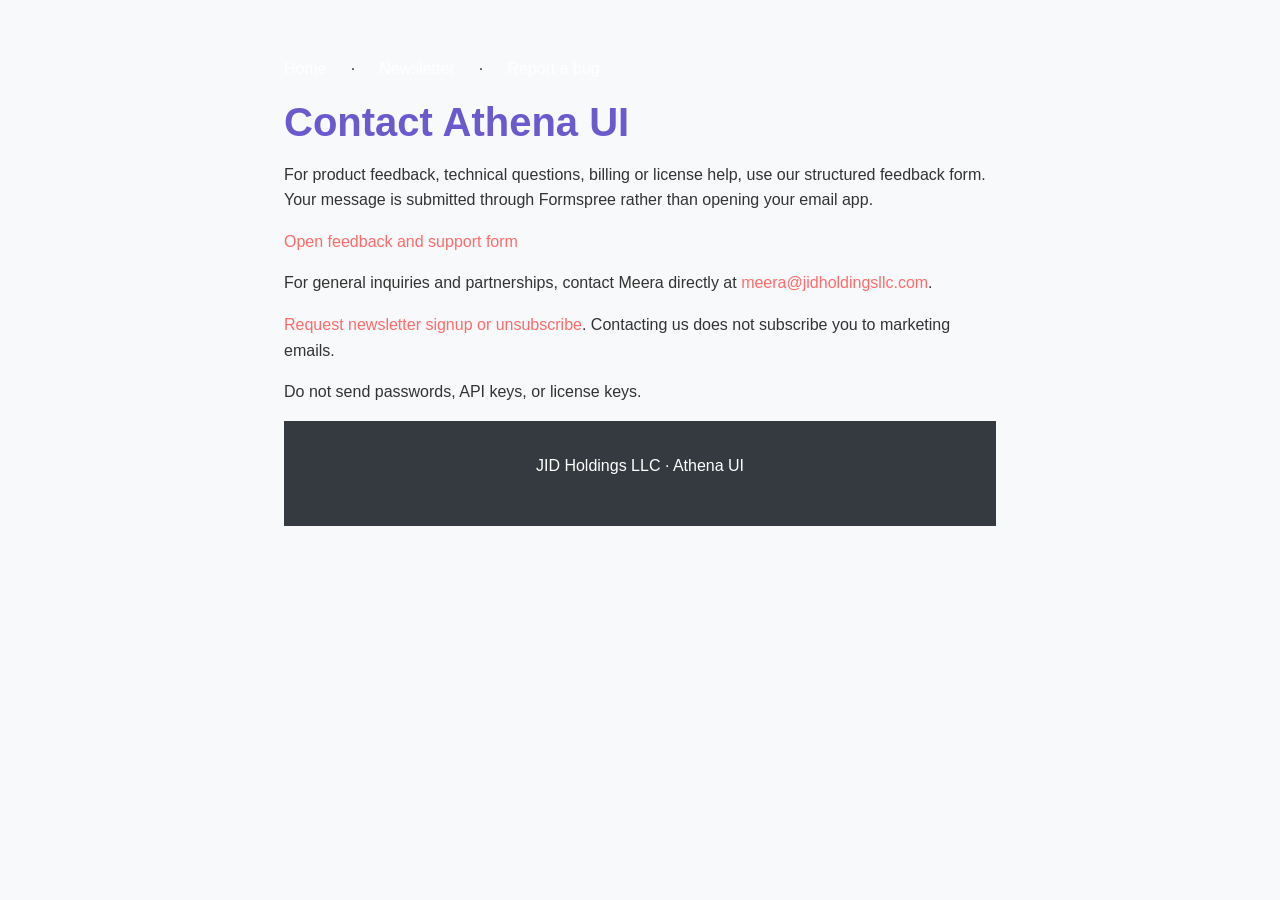
<file: contact.html>
<!doctype html>
<html lang="en"><head><meta charset="utf-8"><meta name="viewport" content="width=device-width, initial-scale=1"><title>Contact | Athena UI</title><link rel="stylesheet" href="styles.css"><style>main{max-width:760px;margin:2rem auto;padding:1.5rem}</style></head><body><main>
<nav><a href="index.html">Home</a> · <a href="meeras_outreach.html">Newsletter</a> · <a href="bug_report.html">Report a bug</a></nav>
<h1>Contact Athena UI</h1>
<p>For product feedback, technical questions, billing or license help, use our structured feedback form. Your message is submitted through Formspree rather than opening your email app.</p>
<p><a href="feedback-form.html">Open feedback and support form</a></p>
<p>For general inquiries and partnerships, contact Meera directly at <a href="mailto:meera@jidholdingsllc.com">meera@jidholdingsllc.com</a>.</p>
<p><a href="newsletter-preferences.html">Request newsletter signup or unsubscribe</a>. Contacting us does not subscribe you to marketing emails.</p>
<p>Do not send passwords, API keys, or license keys.</p>
<footer><p>JID Holdings LLC · Athena UI</p></footer>
</main></body></html>
</file>
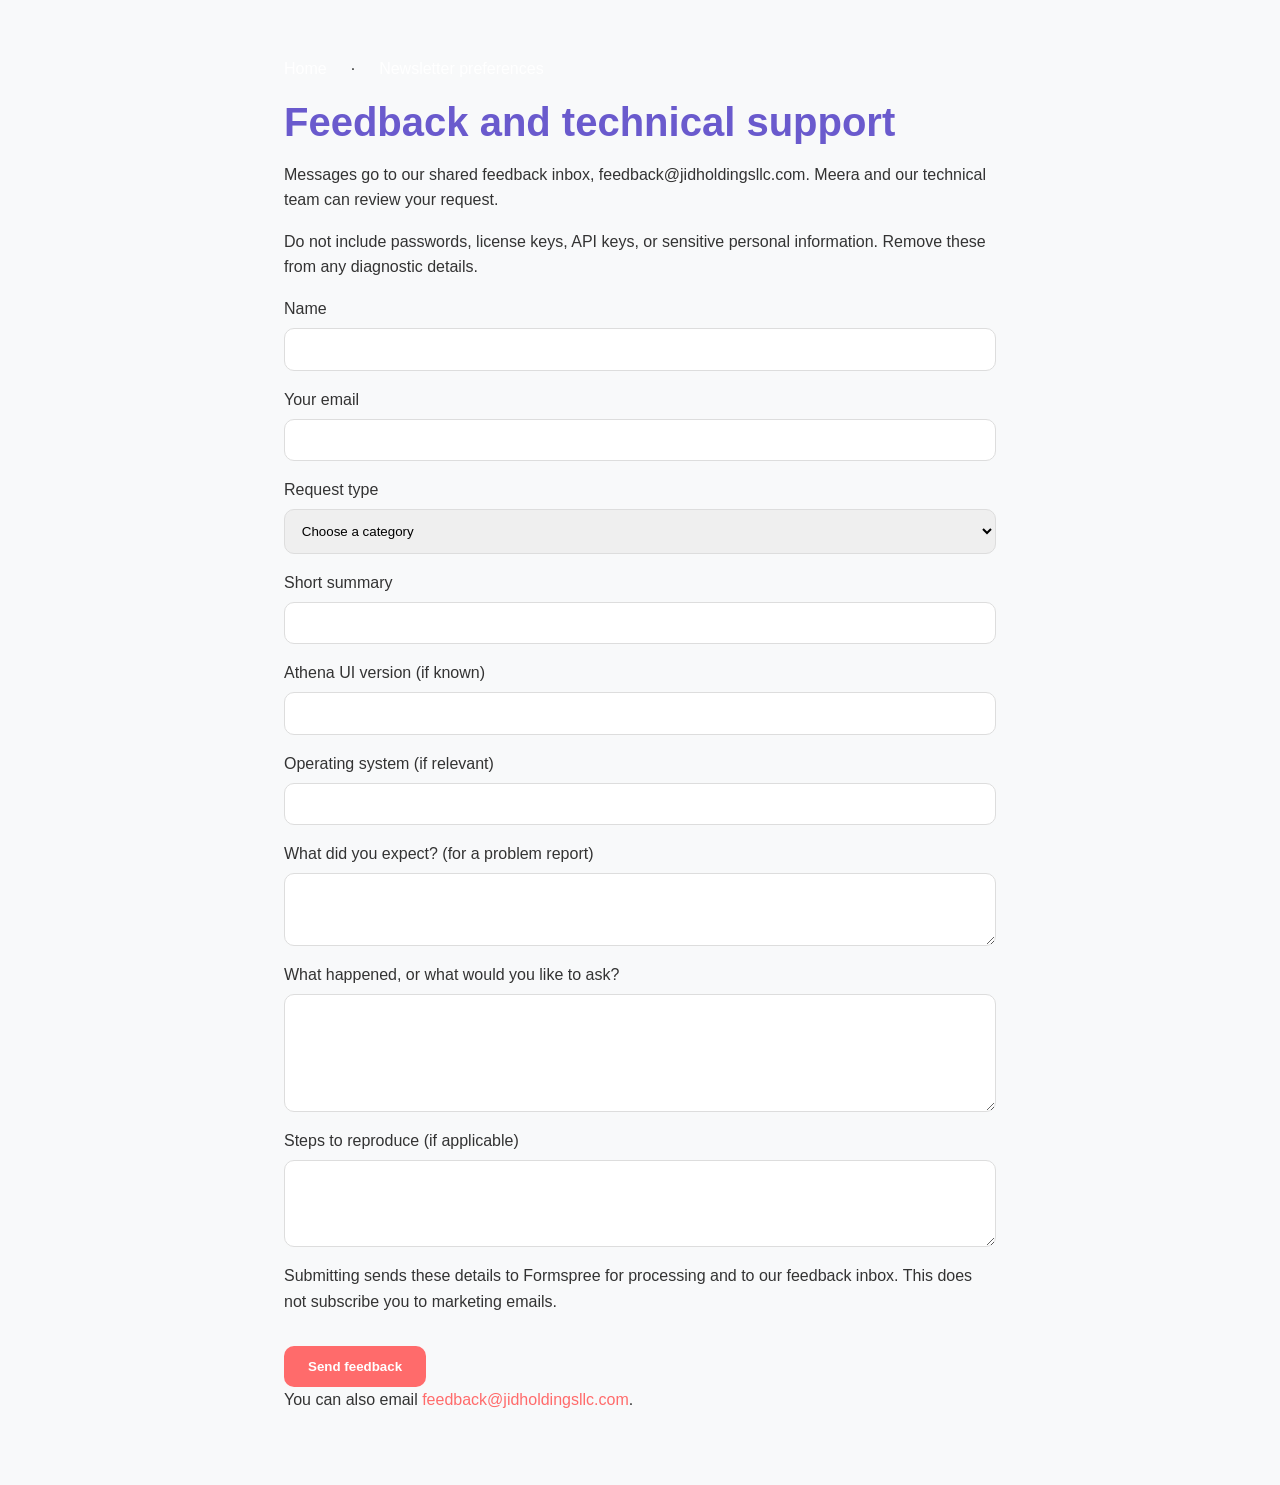
<file: feedback-form.html>
<!doctype html>
<html lang="en">
<head>
<meta charset="utf-8"><meta name="viewport" content="width=device-width, initial-scale=1">
<title>Feedback and Support | Athena UI</title>
<meta name="description" content="Send Athena UI feedback, report a problem, or ask a technical question.">
<link rel="stylesheet" href="styles.css">
<style>main{max-width:760px;margin:2rem auto;padding:1.5rem}label{display:block;margin-top:1rem}input,select,textarea{display:block;box-sizing:border-box;width:100%;padding:.7rem;margin:.4rem 0}button{margin-top:1rem;padding:.8rem 1.2rem}.trap{display:none}#setup-status{font-weight:bold}</style>
</head>
<body><main>
<nav><a href="index.html">Home</a> · <a href="newsletter-preferences.html">Newsletter preferences</a></nav>
<h1>Feedback and technical support</h1>
<p>Messages go to our shared feedback inbox, feedback@jidholdingsllc.com. Meera and our technical team can review your request.</p>
<p>Do not include passwords, license keys, API keys, or sensitive personal information. Remove these from any diagnostic details.</p>
<p id="setup-status" role="status"></p>
<!-- Formspree recipient configured by the site owner: feedback@jidholdingsllc.com. -->
<form action="https://formspree.io/f/mjygnera" method="post">
<input type="hidden" name="subject" value="Athena UI | Feedback and Support">
<input type="hidden" name="form_version" value="feedback-v1">
<label class="trap" aria-hidden="true">Leave blank<input name="_gotcha" tabindex="-1" autocomplete="off"></label>
<label for="name">Name</label><input id="name" name="name" autocomplete="name" maxlength="150" required>
<label for="email">Your email</label><input id="email" type="email" name="email" autocomplete="email" maxlength="254" required>
<label for="category">Request type</label><select id="category" name="category" required><option value="">Choose a category</option><option>Bug report</option><option>Technical question</option><option>Product feedback</option><option>Billing or license help</option></select>
<label for="summary">Short summary</label><input id="summary" name="summary" maxlength="200" required>
<label for="version">Athena UI version (if known)</label><input id="version" name="athena_version" maxlength="100">
<label for="os">Operating system (if relevant)</label><input id="os" name="operating_system" maxlength="150">
<label for="expected">What did you expect? (for a problem report)</label><textarea id="expected" name="expected_behavior" rows="3" maxlength="4000"></textarea>
<label for="actual">What happened, or what would you like to ask?</label><textarea id="actual" name="message" rows="6" maxlength="10000" required></textarea>
<label for="steps">Steps to reproduce (if applicable)</label><textarea id="steps" name="steps_to_reproduce" rows="4" maxlength="6000"></textarea>
<p>Submitting sends these details to Formspree for processing and to our feedback inbox. This does not subscribe you to marketing emails.</p>
<button type="submit">Send feedback</button>
</form>
<p>You can also email <a href="mailto:feedback@jidholdingsllc.com">feedback@jidholdingsllc.com</a>.</p>
<script>
const form=document.querySelector('form');
if(form.action.includes('REPLACE_')){document.querySelector('#setup-status').textContent='This form is awaiting configuration. Please use the email link below for now.';form.querySelector('button').disabled=true;}
form.addEventListener('submit',event=>{if(form.action.includes('REPLACE_'))event.preventDefault();});
</script>
</main></body></html>
</file>
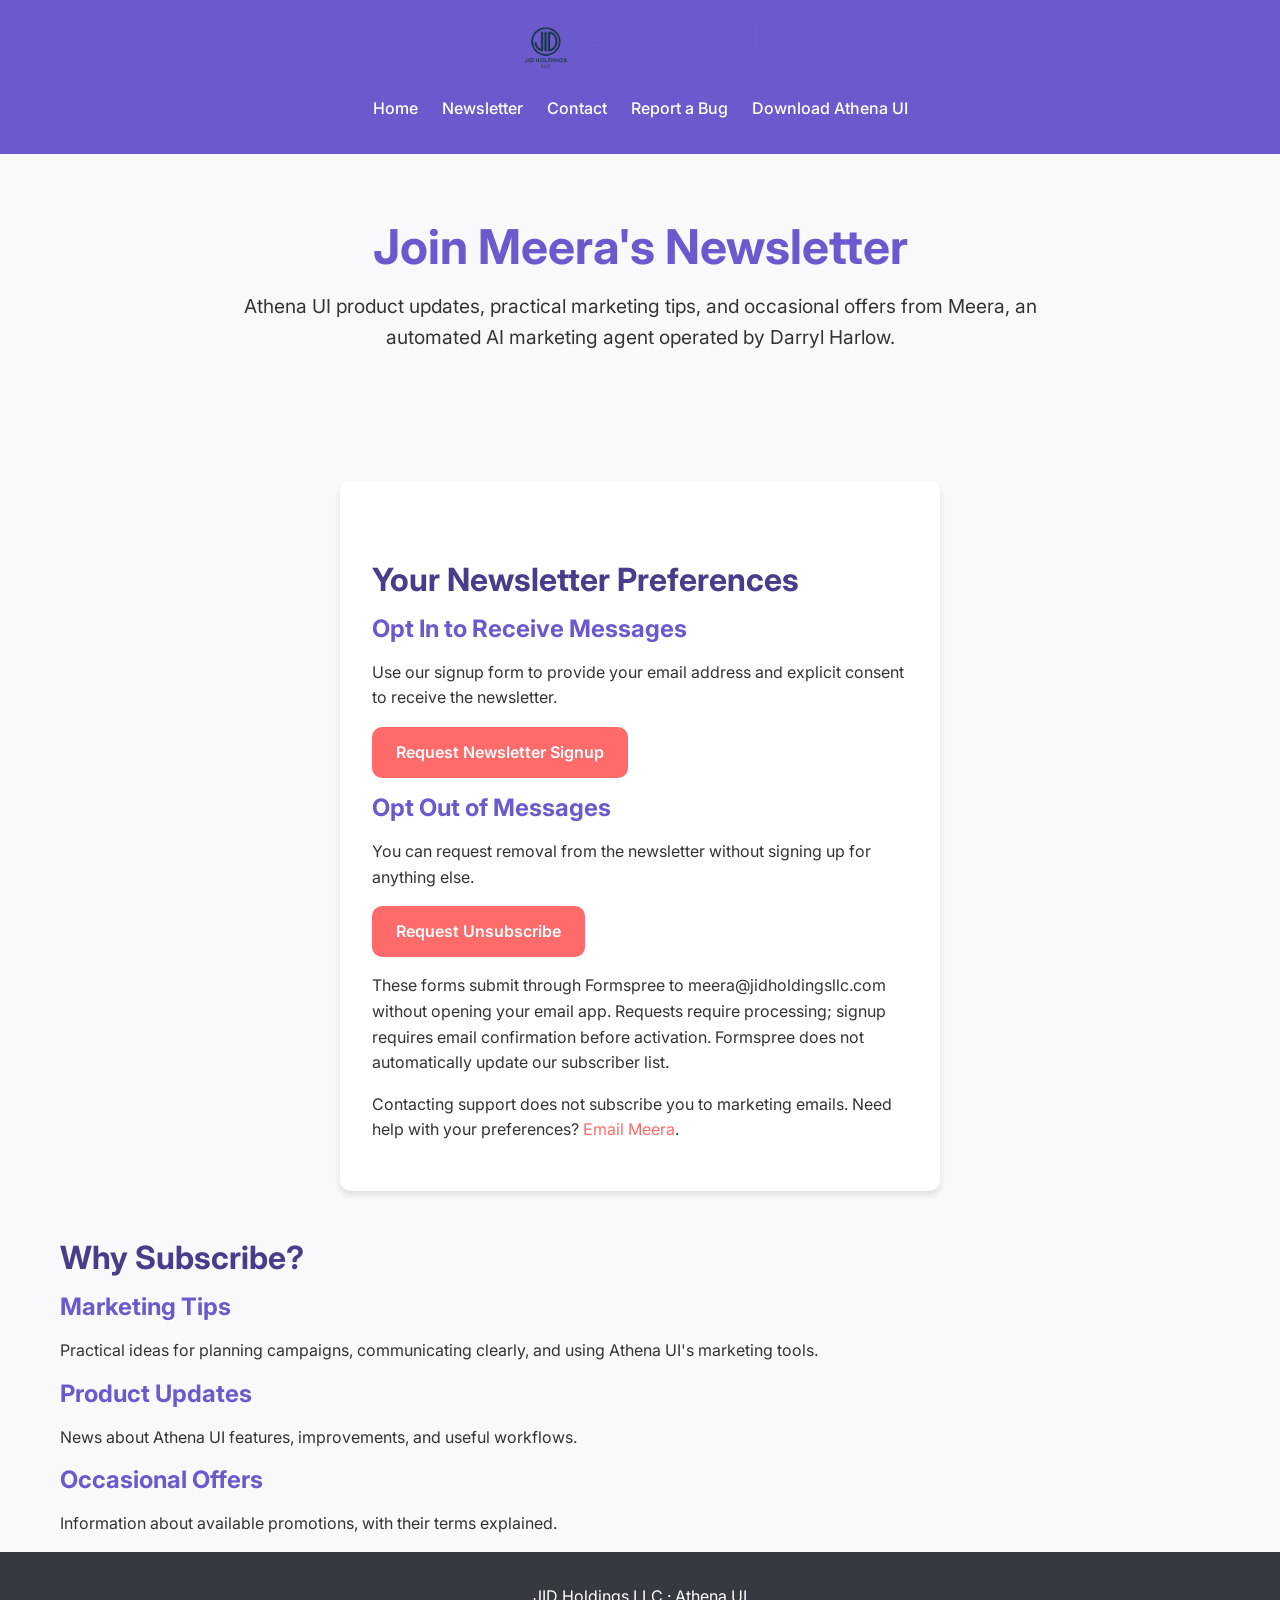
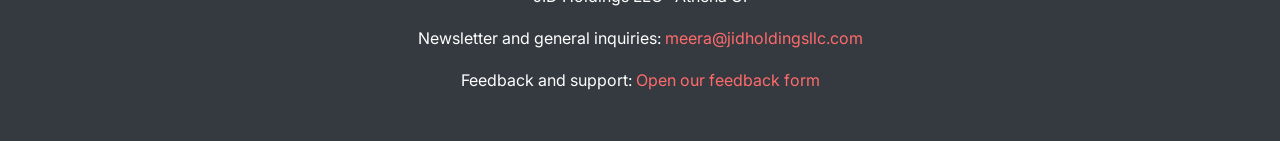
<file: meeras_outreach.html>
<!DOCTYPE html>
<html lang="en">
<head>
    <meta charset="UTF-8">
    <meta name="viewport" content="width=device-width, initial-scale=1.0">
    <title>Meera's Newsletter - Athena UI</title>
    <meta name="description" content="Request Athena UI newsletter signup or unsubscribe. Get product updates, practical marketing tips, and occasional offers from Meera.">
    <link href="https://fonts.googleapis.com/css2?family=Inter:wght@400;500;600;700&family=Space+Grotesk:wght@500;700&display=swap" rel="stylesheet">
    <link rel="stylesheet" href="styles.css">
</head>
<body>
    <!-- Header -->
    <header>
        <div class="container">
            <div class="logo">
                <img src="assets/images/jidholdingsllclogo.png" alt="JID Holdings LLC Logo">
                <h1>Athena UI</h1>
            </div>
            <nav aria-label="Main navigation">
                <a href="index.html">Home</a>
                <a href="meeras_outreach.html" aria-current="page">Newsletter</a>
                <a href="contact.html">Contact</a>
                <a href="bug_report.html">Report a Bug</a>
                <a href="https://github.com/jidholdingsllc7-a11y/AthenaUI/releases/latest" target="_blank" rel="noopener noreferrer">Download Athena UI</a>
            </nav>
        </div>
    </header>

    <!-- Hero Section -->
    <section class="hero">
        <div class="container">
            <h1>Join Meera's Newsletter</h1>
            <p>Athena UI product updates, practical marketing tips, and occasional offers from Meera, an automated AI marketing agent operated by Darryl Harlow.</p>
        </div>
    </section>

    <!-- Newsletter Preferences -->
    <section class="newsletter-section" aria-labelledby="preferences-heading">
        <div class="container">
            <div class="newsletter-form">
                <h2 id="preferences-heading">Your Newsletter Preferences</h2>
                <h3>Opt In to Receive Messages</h3>
                <p>Use our signup form to provide your email address and explicit consent to receive the newsletter.</p>
                <p><a class="cta-button" href="newsletter-preferences.html#signup-heading">Request Newsletter Signup</a></p>

                <h3>Opt Out of Messages</h3>
                <p>You can request removal from the newsletter without signing up for anything else.</p>
                <p><a class="cta-button" href="newsletter-preferences.html#unsubscribe-heading">Request Unsubscribe</a></p>

                <p>These forms submit through Formspree to meera@jidholdingsllc.com without opening your email app. Requests require processing; signup requires email confirmation before activation. Formspree does not automatically update our subscriber list.</p>
                <p>Contacting support does not subscribe you to marketing emails. Need help with your preferences? <a href="mailto:meera@jidholdingsllc.com">Email Meera</a>.</p>
            </div>
        </div>
    </section>

    <!-- Why Subscribe? -->
    <section class="why-subscribe" aria-labelledby="benefits-heading">
        <div class="container">
            <h2 id="benefits-heading">Why Subscribe?</h2>
            <div class="benefits-grid">
                <div class="benefit-card">
                    <h3>Marketing Tips</h3>
                    <p>Practical ideas for planning campaigns, communicating clearly, and using Athena UI's marketing tools.</p>
                </div>
                <div class="benefit-card">
                    <h3>Product Updates</h3>
                    <p>News about Athena UI features, improvements, and useful workflows.</p>
                </div>
                <div class="benefit-card">
                    <h3>Occasional Offers</h3>
                    <p>Information about available promotions, with their terms explained.</p>
                </div>
            </div>
        </div>
    </section>

    <!-- Footer -->
    <footer>
        <div class="container">
            <p>JID Holdings LLC · Athena UI</p>
            <p>Newsletter and general inquiries: <a href="mailto:meera@jidholdingsllc.com">meera@jidholdingsllc.com</a></p>
            <p>Feedback and support: <a href="feedback-form.html">Open our feedback form</a></p>
        </div>
    </footer>
</body>
</html>
</file>
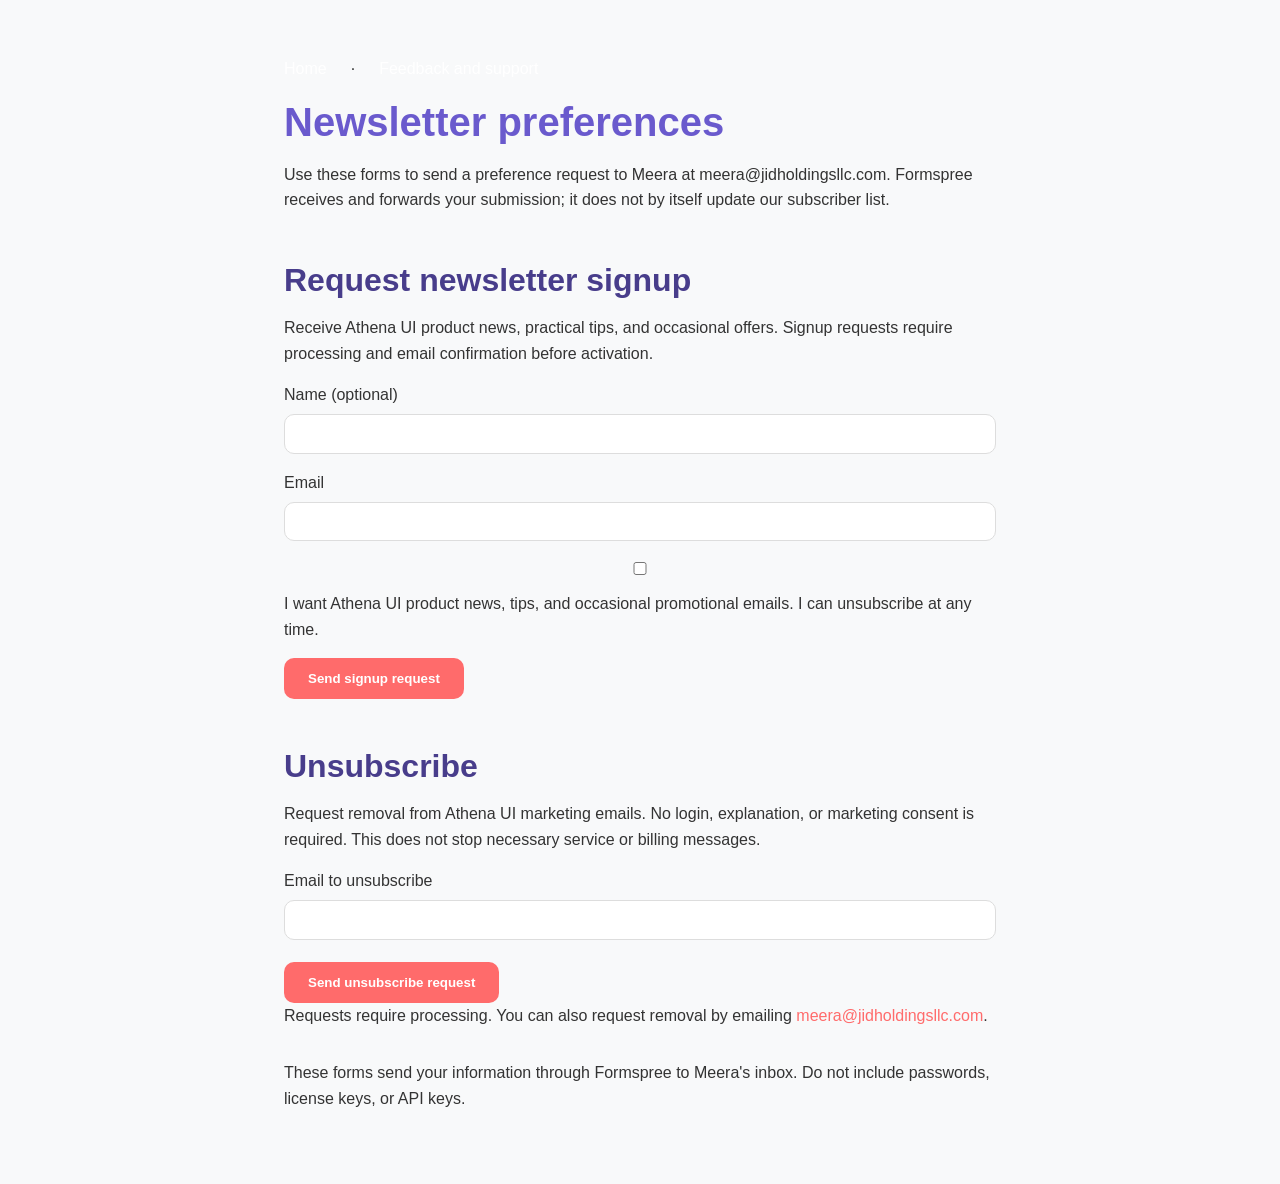
<file: newsletter-preferences.html>
<!doctype html>
<html lang="en">
<head>
<meta charset="utf-8"><meta name="viewport" content="width=device-width, initial-scale=1">
<title>Newsletter Preferences | Athena UI</title>
<meta name="description" content="Request Athena UI newsletter signup or unsubscribe from marketing emails.">
<link rel="stylesheet" href="styles.css">
<style>main{max-width:760px;margin:2rem auto;padding:1.5rem}section{margin:2rem 0}label{display:block;margin-top:1rem}input:not([type=checkbox]){display:block;box-sizing:border-box;width:100%;padding:.7rem;margin:.4rem 0}button{margin-top:1rem;padding:.8rem 1.2rem}.trap{display:none}.setup-status{font-weight:bold}</style>
</head>
<body><main>
<nav><a href="index.html">Home</a> · <a href="feedback-form.html">Feedback and support</a></nav>
<h1>Newsletter preferences</h1>
<p>Use these forms to send a preference request to Meera at meera@jidholdingsllc.com. Formspree receives and forwards your submission; it does not by itself update our subscriber list.</p>
<section aria-labelledby="signup-heading">
<h2 id="signup-heading">Request newsletter signup</h2>
<p>Receive Athena UI product news, practical tips, and occasional offers. Signup requests require processing and email confirmation before activation.</p>
<p class="setup-status" role="status"></p>
<!-- Formspree recipient configured by the site owner: meera@jidholdingsllc.com. -->
<form action="https://formspree.io/f/xgaoglqg" method="post">
<input type="hidden" name="subject" value="Athena UI | Newsletter OPT IN request">
<input type="hidden" name="newsletter_action" value="subscribe_request">
<input type="hidden" name="consent_version" value="newsletter-v1">
<label class="trap" aria-hidden="true">Leave blank<input name="_gotcha" tabindex="-1" autocomplete="off"></label>
<label for="signup-name">Name (optional)</label><input id="signup-name" name="name" autocomplete="name" maxlength="150">
<label for="signup-email">Email</label><input id="signup-email" type="email" name="email" autocomplete="email" maxlength="254" required>
<label><input type="checkbox" name="newsletter_consent" value="I request Athena UI product news, tips, and occasional promotional emails. I can unsubscribe at any time." required> I want Athena UI product news, tips, and occasional promotional emails. I can unsubscribe at any time.</label>
<button type="submit">Send signup request</button>
</form>
</section>
<section aria-labelledby="unsubscribe-heading">
<h2 id="unsubscribe-heading">Unsubscribe</h2>
<p>Request removal from Athena UI marketing emails. No login, explanation, or marketing consent is required. This does not stop necessary service or billing messages.</p>
<p class="setup-status" role="status"></p>
<form action="https://formspree.io/f/xgaoglqg" method="post">
<input type="hidden" name="subject" value="Athena UI | Newsletter OPT OUT request">
<input type="hidden" name="newsletter_action" value="unsubscribe_request">
<input type="hidden" name="form_version" value="unsubscribe-v1">
<label class="trap" aria-hidden="true">Leave blank<input name="_gotcha" tabindex="-1" autocomplete="off"></label>
<label for="unsubscribe-email">Email to unsubscribe</label><input id="unsubscribe-email" type="email" name="email" autocomplete="email" maxlength="254" required>
<button type="submit">Send unsubscribe request</button>
</form>
<p>Requests require processing. You can also request removal by emailing <a href="mailto:meera@jidholdingsllc.com?subject=Unsubscribe%20from%20Athena%20UI%20newsletter">meera@jidholdingsllc.com</a>.</p>
</section>
<p>These forms send your information through Formspree to Meera's inbox. Do not include passwords, license keys, or API keys.</p>
<script>
for(const form of document.querySelectorAll('form')){
if(form.action.includes('REPLACE_')){form.parentElement.querySelector('.setup-status').textContent='This form is awaiting configuration. Please email Meera for now.';form.querySelector('button').disabled=true;}
form.addEventListener('submit',event=>{if(form.action.includes('REPLACE_'))event.preventDefault();});
}
</script>
</main></body></html>
</file>
<file: styles.css>
/* Base Styles */
:root {
    --primary-color: #6a5acd; /* Slate Blue */
    --secondary-color: #483d8b; /* Dark Slate Blue */
    --accent-color: #ff6b6b; /* Pastel Red */
    --light-color: #f8f9fa; /* Off-White */
    --dark-color: #343a40; /* Dark Gray */
    --text-color: #333; /* Dark Gray Text */
    --text-light: #fff; /* White Text */
    --shadow: 0 4px 6px rgba(0, 0, 0, 0.1);
    --border-radius: 10px;
}

* {
    margin: 0;
    padding: 0;
    box-sizing: border-box;
}

body {
    font-family: 'Inter', sans-serif;
    line-height: 1.6;
    color: var(--text-color);
    background-color: var(--light-color);
}

.container {
    max-width: 1200px;
    margin: 0 auto;
    padding: 0 20px;
}

h1, h2, h3 {
    margin-bottom: 1rem;
    line-height: 1.2;
}

h1 {
    font-size: 2.5rem;
    color: var(--primary-color);
}

h2 {
    font-size: 2rem;
    color: var(--secondary-color);
    margin-top: 3rem;
}

h3 {
    font-size: 1.5rem;
    color: var(--primary-color);
}

p {
    margin-bottom: 1rem;
}

a {
    color: var(--accent-color);
    text-decoration: none;
}

a:hover {
    text-decoration: underline;
}

/* Header */
header {
    background-color: var(--primary-color);
    color: var(--text-light);
    padding: 1rem 0;
    box-shadow: var(--shadow);
}

header .container {
    display: flex;
    flex-direction: column;
    align-items: center;
}

.logo {
    display: flex;
    align-items: center;
    gap: 10px;
    margin-bottom: 1rem;
}

.logo img {
    height: 50px;
}

nav {
    display: flex;
    gap: 1.5rem;
    margin-bottom: 1rem;
}

nav a {
    color: var(--text-light);
    font-weight: 500;
    transition: color 0.3s;
}

nav a:hover {
    color: var(--accent-color);
}

/* Hero Section */
.hero {
    background-color: var(--light-color);
    padding: 4rem 0;
    text-align: center;
}

.hero h1 {
    font-size: 3rem;
    margin-bottom: 1rem;
}

.hero p {
    font-size: 1.2rem;
    max-width: 800px;
    margin: 0 auto 2rem;
}

.cta-button {
    display: inline-block;
    background-color: var(--accent-color);
    color: var(--text-light);
    padding: 0.8rem 1.5rem;
    border-radius: var(--border-radius);
    font-weight: 600;
    transition: background-color 0.3s;
    text-decoration: none;
}

.cta-button:hover {
    background-color: var(--secondary-color);
}

/* Team Section */
.team-section {
    padding: 4rem 0;
    background-color: #fff;
}

.team-grid {
    display: grid;
    grid-template-columns: repeat(auto-fit, minmax(300px, 1fr));
    gap: 2rem;
    margin-top: 2rem;
}

.agent-card {
    background-color: var(--light-color);
    border-radius: var(--border-radius);
    padding: 1.5rem;
    text-align: center;
    box-shadow: var(--shadow);
    transition: transform 0.3s;
}

.agent-card:hover {
    transform: translateY(-5px);
}

.agent-img {
    width: 150px;
    height: 150px;
    border-radius: 50%;
    object-fit: cover;
    margin-bottom: 1rem;
    border: 3px solid var(--primary-color);
}

.role {
    font-style: italic;
    color: var(--secondary-color);
    margin-bottom: 0.5rem;
}

/* Collaboration Section */
.collaboration-section {
    padding: 4rem 0;
    background-color: var(--light-color);
    text-align: center;
}

.collaboration-demo {
    margin-top: 2rem;
}

.demo-gif {
    max-width: 100%;
    border-radius: var(--border-radius);
    box-shadow: var(--shadow);
}

/* MMS Section */
.mms-section {
    padding: 4rem 0;
    background-color: #fff;
}

.mms-features {
    display: grid;
    grid-template-columns: repeat(auto-fit, minmax(300px, 1fr));
    gap: 2rem;
    margin-top: 2rem;
}

.mms-feature {
    background-color: var(--light-color);
    border-radius: var(--border-radius);
    padding: 1.5rem;
    box-shadow: var(--shadow);
}

/* Pricing Section */
.pricing-section {
    padding: 4rem 0;
    background-color: var(--light-color);
    text-align: center;
}

.pricing-grid {
    display: grid;
    grid-template-columns: repeat(auto-fit, minmax(300px, 1fr));
    gap: 2rem;
    margin-top: 2rem;
}

.pricing-card {
    background-color: #fff;
    border-radius: var(--border-radius);
    padding: 2rem;
    box-shadow: var(--shadow);
    transition: transform 0.3s;
}

.pricing-card:hover {
    transform: translateY(-5px);
}

.price {
    font-size: 1.5rem;
    margin: 1rem 0;
}

.original-price {
    text-decoration: line-through;
    color: #888;
}

.features {
    text-align: left;
    margin: 1rem 0;
}

/* Custom Solutions */
.custom-solutions {
    padding: 4rem 0;
    background-color: #fff;
    text-align: center;
}

.solutions-grid {
    display: grid;
    grid-template-columns: repeat(auto-fit, minmax(300px, 1fr));
    gap: 2rem;
    margin-top: 2rem;
}

.solution-card {
    background-color: var(--light-color);
    border-radius: var(--border-radius);
    padding: 1.5rem;
    box-shadow: var(--shadow);
    transition: transform 0.3s;
}

.solution-card:hover {
    transform: translateY(-5px);
}

/* API Providers */
.api-keys-section {
    padding: 4rem 0;
    background-color: var(--light-color);
}

.providers-grid {
    display: grid;
    grid-template-columns: repeat(auto-fit, minmax(250px, 1fr));
    gap: 2rem;
    margin-top: 2rem;
}

.provider-card {
    background-color: #fff;
    border-radius: var(--border-radius);
    padding: 1.5rem;
    text-align: center;
    box-shadow: var(--shadow);
    transition: transform 0.3s;
}

.provider-card:hover {
    transform: translateY(-5px);
}

/* Forms */
.newsletter-form, .contact-form, .bug-report-form {
    max-width: 600px;
    margin: 2rem auto;
    padding: 2rem;
    background-color: #fff;
    border-radius: var(--border-radius);
    box-shadow: var(--shadow);
}

form input, form textarea, form select {
    width: 100%;
    padding: 0.8rem;
    margin-bottom: 1rem;
    border: 1px solid #ddd;
    border-radius: var(--border-radius);
    font-family: 'Inter', sans-serif;
}

form button {
    background-color: var(--accent-color);
    color: var(--text-light);
    padding: 0.8rem 1.5rem;
    border: none;
    border-radius: var(--border-radius);
    font-weight: 600;
    cursor: pointer;
    transition: background-color 0.3s;
}

form button:hover {
    background-color: var(--secondary-color);
}

/* Footer */
footer {
    background-color: var(--dark-color);
    color: var(--text-light);
    padding: 2rem 0;
    text-align: center;
}

footer a {
    color: var(--accent-color);
}

/* Responsive Design */
@media (max-width: 768px) {
    h1 {
        font-size: 2rem;
    }
    
    h2 {
        font-size: 1.5rem;
    }
    
    nav {
        flex-direction: column;
        gap: 0.5rem;
    }
    
    .team-grid, .pricing-grid, .solutions-grid, .providers-grid {
        grid-template-columns: 1fr;
    }
}
</file>
